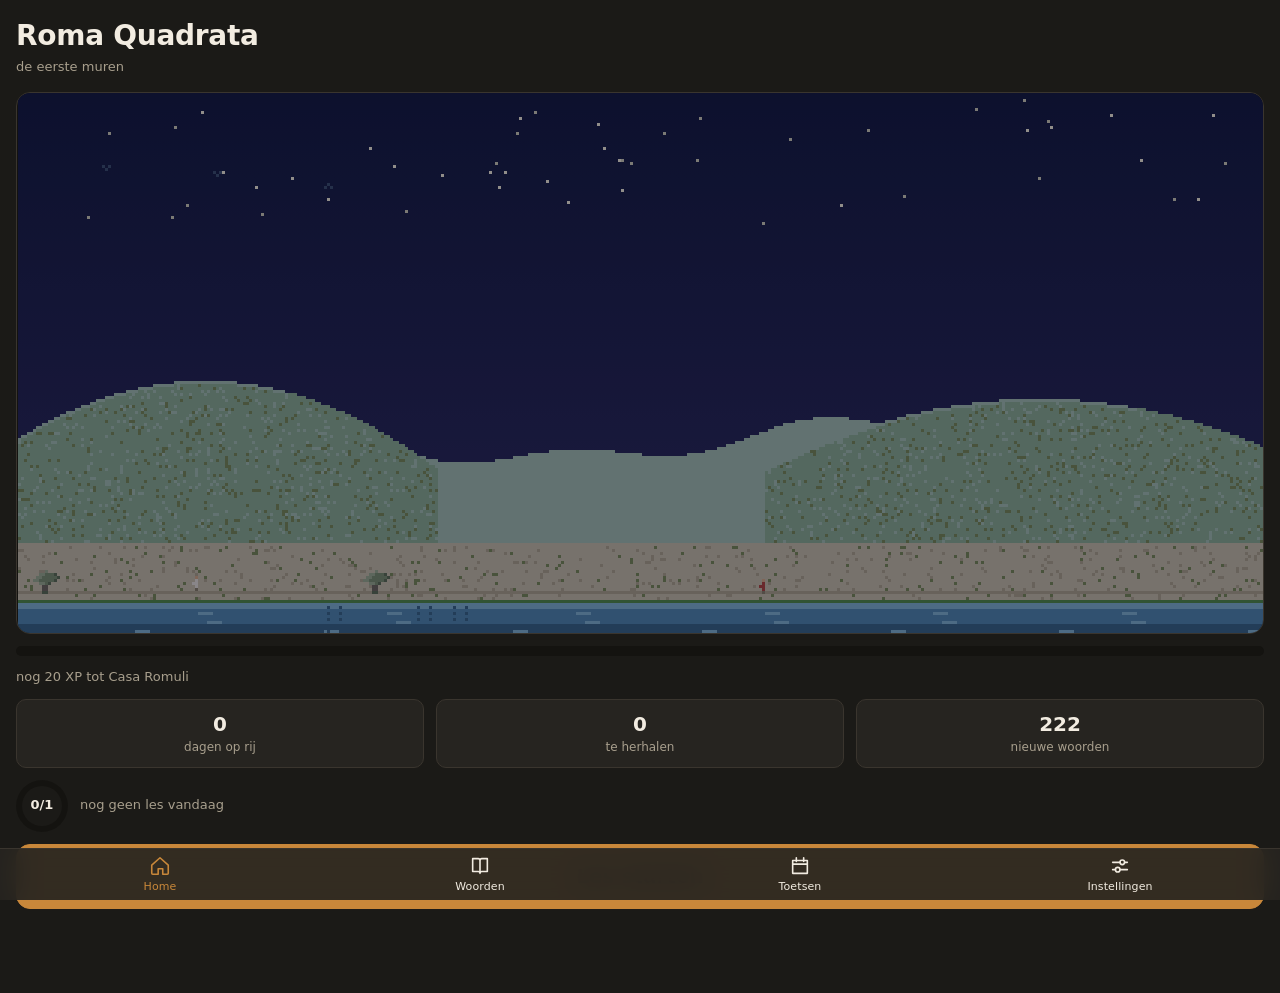
<file: index.html>
<!DOCTYPE html>
<html lang="nl-BE">
<head>
<meta charset="utf-8">
<meta name="viewport" content="width=device-width, initial-scale=1, viewport-fit=cover">
<meta name="apple-mobile-web-app-capable" content="yes">
<meta name="apple-mobile-web-app-status-bar-style" content="black-translucent">
<meta name="apple-mobile-web-app-title" content="llrnr">
<meta name="theme-color" content="#1b1a17">
<title>llrnr</title>
<link rel="stylesheet" href="css/style.css">
<link rel="manifest" href="manifest.webmanifest">
<!-- iOS ignores the manifest's icons for "Add to Home Screen" and uses this one. -->
<link rel="apple-touch-icon" href="icons/icon-180.png">
<link rel="icon" href="icons/icon-192.png" type="image/png">
</head>
<body>

<!-- ===== Tab screens: exactly one visible, switched by app.js ===== -->
<main id="screens">

  <section class="screen" id="screen-home" data-screen="home" hidden>
    <!-- The era is Home's title. Not the app's name: she is the only person who
         will ever install this and the tab bar already says what she opened —
         but the era changes as she works, and it is glossed here because every
         other Latin word in the app is glossed. PLAN 5.1. -->
    <header class="screen-head">
      <h1 id="home-stage">Roma Quadrata</h1>
      <p class="caption" id="home-stage-dutch">de eerste muren</p>
    </header>

    <!-- Friday outranks the reward: this pushes above the city (PLAN 5.1). -->
    <div id="readiness-home"></div>

    <!-- The reward is unavoidable, not somewhere she has to navigate to. -->
    <div class="card card-hero">
      <button class="city-open" id="city-open" aria-label="Rome van dichtbij bekijken">
        <canvas class="roma-canvas" id="city-home" aria-hidden="true"></canvas>
      </button>
    </div>

    <div class="meter" role="presentation">
      <div class="meter-fill" id="home-xp" style="inline-size: 0%"></div>
    </div>
    <p class="caption" id="home-xp-caption"></p>

    <p class="tag tag-bad" id="home-warning" hidden></p>

    <div class="row row-stats">
      <div class="stat"><span class="stat-value" id="home-streak">0</span><span class="stat-label">dagen op rij</span></div>
      <div class="stat"><span class="stat-value" id="home-due">0</span><span class="stat-label">te herhalen</span></div>
      <div class="stat"><span class="stat-value" id="home-new">0</span><span class="stat-label">nieuwe woorden</span></div>
    </div>

    <div class="row row-goal">
      <div class="goal-ring" id="daily-ring"><span id="daily-ring-text"></span></div>
      <p class="caption" id="daily-goal-label"></p>
    </div>

    <button class="btn btn-primary btn-lg home-start" data-goto="start">Les starten</button>
  </section>

  <section class="screen" id="screen-words" data-screen="words" hidden>
    <header class="screen-head"><h1>Woorden</h1></header>
    <div id="chapter-list" class="stack">
      <p class="placeholder">Hoofdstukken laden&hellip;</p>
    </div>
    <button class="btn" data-goto="import">Lijst toevoegen</button>
  </section>

  <section class="screen" id="screen-tests" data-screen="tests" hidden>
    <header class="screen-head"><h1>Toetsen</h1></header>

    <div id="test-list" class="stack"></div>

    <h2 class="section-head">Nieuwe toets</h2>
    <form class="card test-form" id="test-form">
      <label class="field">
        <span>Titel</span>
        <input type="text" id="test-title" placeholder="Latijn h. 4–5" required>
      </label>
      <label class="field">
        <span>Datum</span>
        <input type="date" id="test-date" required>
      </label>
      <div class="field">
        <span>Welke hoofdstukken?</span>
        <div class="scope-list" id="test-scope"></div>
      </div>
      <button class="btn btn-primary" type="submit">Toets bewaren</button>
    </form>
  </section>

  <section class="screen" id="screen-settings" data-screen="settings" hidden>
    <header class="screen-head"><h1>Instellingen</h1></header>
    <div class="card stack">
      <div class="field">
        <span>Lengte van een les</span>
        <div class="segmented" data-setting="lessonMinutes" data-type="number">
          <button type="button" data-value="5">5 min</button>
          <button type="button" data-value="10">10 min</button>
          <button type="button" data-value="15">15 min</button>
        </div>
      </div>

      <div class="field">
        <span>Nieuwe woorden per les</span>
        <div class="segmented" data-setting="newPerLesson" data-type="number">
          <button type="button" data-value="4">4</button>
          <button type="button" data-value="6">6</button>
          <button type="button" data-value="8">8</button>
          <button type="button" data-value="12">12</button>
        </div>
      </div>

      <div class="field">
        <span>Denktijd voor je mag typen</span>
        <div class="segmented" data-setting="anticipationSeconds" data-type="number">
          <button type="button" data-value="0">geen</button>
          <button type="button" data-value="2">2 s</button>
          <button type="button" data-value="4">4 s</button>
          <button type="button" data-value="6">6 s</button>
        </div>
      </div>

      <div class="field">
        <span>Standaardrichting</span>
        <div class="segmented" data-setting="lastDirection">
          <button type="button" data-value="fwd">La &rarr; Ned</button>
          <button type="button" data-value="rev">Ned &rarr; La</button>
          <button type="button" data-value="both">Beide</button>
        </div>
      </div>

      <div class="field">
        <span>Geluid</span>
        <div class="segmented" data-setting="sound" data-type="boolean">
          <button type="button" data-value="true">Aan</button>
          <button type="button" data-value="false">Uit</button>
        </div>
      </div>
    </div>

    <h2 class="section-head">Bewaren</h2>
    <div class="card stack">
      <p class="caption">Zet je voortgang veilig. Bewaar dit af en toe — een
        telefoon die opnieuw wordt ingesteld vergeet alles.</p>
      <button class="btn" id="export-download">Bestand bewaren</button>
      <button class="btn" id="export-copy">Kopiëren</button>
      <p class="caption" id="export-note" hidden></p>
    </div>

    <h2 class="section-head">Terugzetten</h2>
    <form class="card stack" id="import-form">
      <label class="field">
        <span>Plak hier een eerder bewaarde back-up</span>
        <textarea id="restore-text" rows="4" spellcheck="false"
          placeholder="{ &quot;version&quot;: 1, … }"></textarea>
      </label>
      <div id="restore-preview" class="stack"></div>
      <button class="btn" id="restore-apply" type="submit" disabled>Terugzetten</button>
    </form>

    <h2 class="section-head">Opnieuw beginnen</h2>
    <div class="card stack">
      <p class="caption">Wis je voortgang voor één hoofdstuk. De woorden zelf
        blijven staan.</p>
      <div id="reset-list" class="stack"></div>
    </div>
  </section>

</main>

<!-- ===== Bottom tab bar: four thumb-reachable items ===== -->
<nav id="tabbar" aria-label="Main">
  <button class="tab" data-goto="home">
    <svg class="tab-icon" viewBox="0 0 24 24" aria-hidden="true"><path d="M3 11l9-8 9 8v9a1 1 0 0 1-1 1h-5v-6H10v6H4a1 1 0 0 1-1-1z"/></svg>
    <span class="tab-label">Home</span>
  </button>
  <button class="tab" data-goto="words">
    <svg class="tab-icon" viewBox="0 0 24 24" aria-hidden="true"><path d="M4 4h6a2 2 0 0 1 2 2v14a2 2 0 0 0-2-2H4zM20 4h-6a2 2 0 0 0-2 2v14a2 2 0 0 1 2-2h6z"/></svg>
    <span class="tab-label">Woorden</span>
  </button>
  <button class="tab" data-goto="tests">
    <svg class="tab-icon" viewBox="0 0 24 24" aria-hidden="true"><path d="M4 6h16v14H4zM8 3v4M16 3v4M4 10h16"/></svg>
    <span class="tab-label">Toetsen</span>
  </button>
  <button class="tab" data-goto="settings">
    <svg class="tab-icon" viewBox="0 0 24 24" aria-hidden="true"><path d="M4 8h8M17 8h3M4 16h3M12 16h8"/><circle cx="14.5" cy="8" r="2.5"/><circle cx="9.5" cy="16" r="2.5"/></svg>
    <span class="tab-label">Instellingen</span>
  </button>
</nav>

<!-- ===== Lesson flow: a modal layer over the tabs, never a tab itself,
       so there is no way to wander out of a lesson by mistake. ===== -->
<div id="modal" role="dialog" aria-modal="true" aria-labelledby="modal-title" hidden>
  <header class="sheet-head">
    <h2 class="sheet-title" id="modal-title"></h2>
    <button class="icon-btn" data-action="close-modal" aria-label="Sluiten">
      <svg viewBox="0 0 24 24" aria-hidden="true"><path d="M6 6l12 12M18 6L6 18"/></svg>
    </button>
  </header>

  <div class="sheet-body">

    <section class="screen" id="screen-start" data-screen="start" data-title="Les starten" hidden>
      <p class="lede">Welke richting?</p>
      <div class="choices" id="direction-picker">
        <button class="choice" data-direction="fwd" aria-pressed="false">
          <span class="choice-title">Latijn &rarr; Nederlands</span>
          <span class="choice-note">Begrijpen. De makkelijkste richting.</span>
        </button>
        <button class="choice" data-direction="rev" aria-pressed="false">
          <span class="choice-title">Nederlands &rarr; Latijn</span>
          <span class="choice-note">Zelf schrijven en spellen. Hier verlies je punten.</span>
        </button>
        <button class="choice" data-direction="both" aria-pressed="true">
          <span class="choice-title">Beide</span>
          <span class="choice-note">Door elkaar, je zwakste richting eerst. Zoals op de toets.</span>
        </button>
      </div>
      <button class="btn btn-primary btn-lg" id="start-lesson">Start</button>
    </section>

    <section class="screen screen-lesson" id="screen-lesson" data-screen="lesson" data-title="Les" hidden>
      <div class="lesson-bar">
        <div class="meter meter-thin"><div class="meter-fill" id="lesson-progress"></div></div>
        <span class="caption lesson-clock" id="lesson-clock"></span>
      </div>
      <!-- filled by ui.js: presentation, question, reveal or wait -->
      <div id="lesson-body"></div>
    </section>

    <!-- The bulk placement pass (PLAN 2.7): no ladder, no time box, so no
         progress bar or clock either — just which word this is of how many. -->
    <section class="screen screen-lesson" id="screen-placement" data-screen="placement" data-title="Snel testen" hidden>
      <p class="caption" id="placement-progress"></p>
      <!-- filled by ui.js: one question, then its reveal, per word -->
      <div id="placement-body"></div>
    </section>

    <section class="screen" id="screen-import" data-screen="import" data-title="Lijst toevoegen" hidden>
      <label class="field">
        <span>Titel (of laat leeg — de eerste #-regel telt ook)</span>
        <input type="text" id="import-title" placeholder="Hoofdstuk 4 — Forum">
      </label>
      <label class="field">
        <span>Plak hier de woordenlijst</span>
        <textarea id="import-text" rows="8" spellcheck="false"
          placeholder="pater | patris, m. | vader&#10;mater | matris, f. | moeder / mama"></textarea>
      </label>

      <!-- The preview is not optional: a silent parse failure on a malformed
           list is the single most maddening bug this app could have. -->
      <div id="import-preview" class="stack"></div>

      <button class="btn btn-primary btn-lg" id="import-save" disabled>Lijst bewaren</button>
    </section>

    <section class="screen" id="screen-results" data-screen="results" data-title="Resultaat" hidden>
      <p class="lede" id="results-lede"></p>
      <!-- The unlock moment lands here, never mid-lesson (PLAN-ROMA 7). -->
      <div class="card card-unlock" id="unlock-card" hidden>
        <canvas class="roma-canvas" id="city-unlock" aria-hidden="true"></canvas>
        <p class="eyebrow" id="unlock-eyebrow"></p>
        <p class="unlock-latin" id="unlock-latin"></p>
        <p class="caption" id="unlock-dutch"></p>
        <p class="caption unlock-note" id="unlock-note"></p>

        <!-- The rank-up rides on the unlock card rather than getting one of
             its own, because by construction it is the same event: every coach
             rank threshold is a building's XP. PLAN-ROMA 9. -->
        <div class="rank-up" id="rank-up" hidden>
          <canvas class="coach-bust" id="rank-bust" aria-hidden="true"></canvas>
          <div class="coach-bubble">
            <p class="coach-who">
              <span class="coach-rank" id="rank-latin"></span>
              <span class="coach-gloss" id="rank-dutch"></span>
            </p>
            <p class="coach-line" id="rank-line"></p>
            <p class="coach-motto" id="rank-motto">
              <span class="coach-la" id="rank-la"></span>
              <span class="coach-tr" id="rank-tr"></span>
            </p>
          </div>
        </div>
      </div>
      <div class="stack" id="results-body"></div>
      <button class="btn btn-primary btn-lg" data-goto="home">Klaar</button>
    </section>

  </div>
</div>

<!-- The city, full screen. Tapping the hero opens this; it is the only place a
     building can be tapped, because at the hero's scale one is a 12-26px target
     against the ~44 a finger needs (PLAN-ROMA 7). -->
<div id="city-view" class="city-view" role="dialog" aria-modal="true"
     aria-label="Rome, van dichtbij" hidden>
  <!-- The count lives here rather than on Home: this is where the whole city
       is on screen, so it is context for what she is looking at. On Home the
       XP bar right under the hero already names what is coming next. -->
  <p class="city-count" id="city-count"></p>

  <div class="city-stage" id="city-stage">
    <canvas class="roma-canvas" id="city-big"></canvas>
  </div>

  <p class="caption city-hint" id="city-hint">Tik op een gebouw</p>

  <div class="card card-unlock city-info" id="city-info" hidden>
    <p class="eyebrow" id="city-info-eyebrow"></p>
    <p class="unlock-latin" id="city-info-latin"></p>
    <p class="caption" id="city-info-dutch"></p>
    <p class="caption unlock-note" id="city-info-note"></p>
  </div>

  <div class="city-controls">
    <button class="btn btn-round" id="city-out" aria-label="Uitzoomen">−</button>
    <span class="caption" id="city-zoom">×1</span>
    <button class="btn btn-round" id="city-in" aria-label="Inzoomen">+</button>
    <button class="btn" id="city-close">Sluiten</button>
  </div>
</div>

<!-- The X mid-lesson asks first; there is no back button to escape with. -->
<div id="confirm" class="dialog" role="dialog" aria-modal="true" aria-labelledby="confirm-title" hidden>
  <div class="dialog-box">
    <p class="lede" id="confirm-title">Les stoppen?</p>
    <p class="caption" id="confirm-detail"></p>
    <button class="btn btn-primary" id="confirm-stay" data-action="stay">Verdergaan</button>
    <button class="btn" id="confirm-quit" data-action="quit">Stoppen</button>
  </div>
</div>

<script type="module" src="js/app.js"></script>
</body>
</html>
</file>
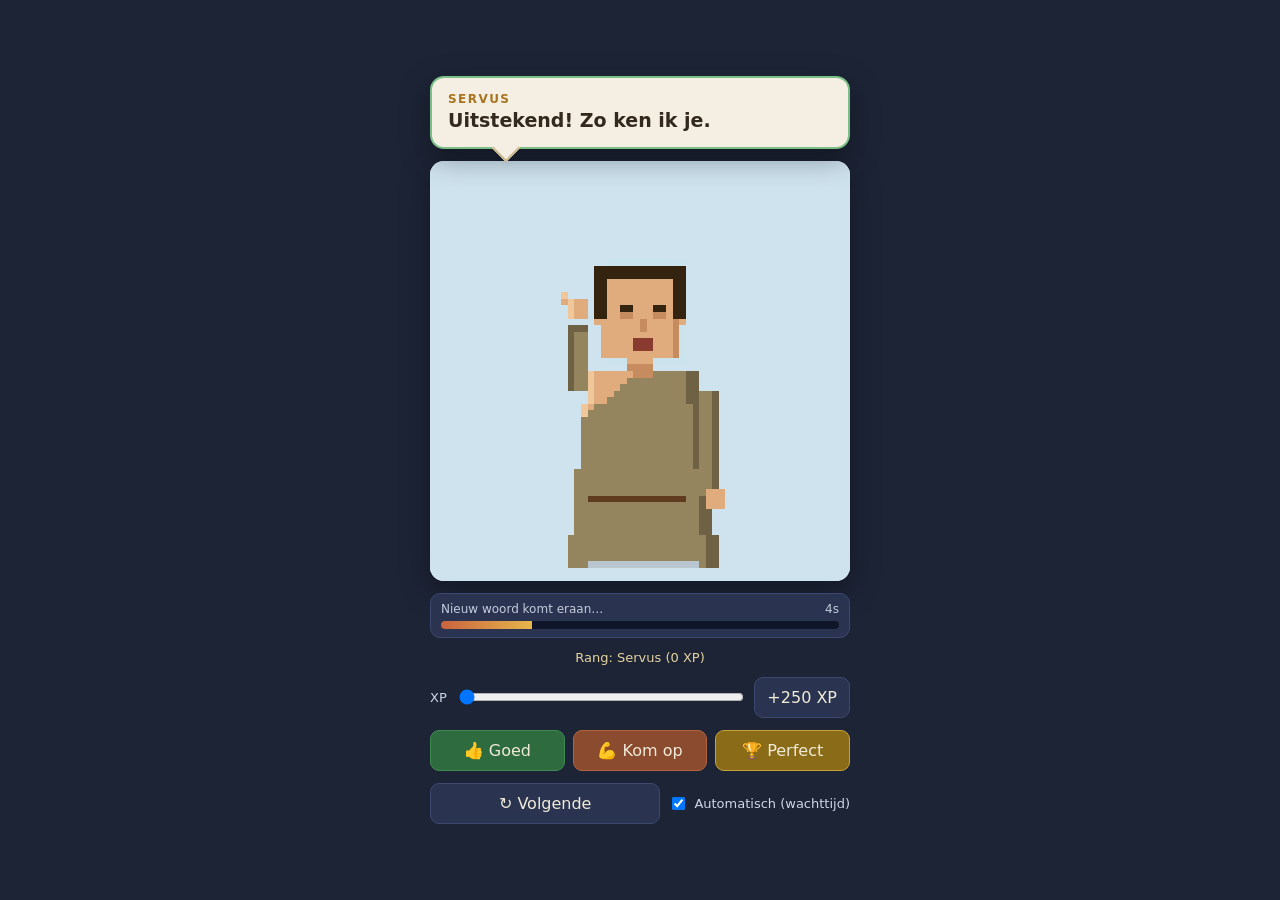
<file: plans/roman-coach.html>
<!DOCTYPE html>
<html lang="nl-BE">
<head>
<meta charset="UTF-8">
<meta name="viewport" content="width=device-width, initial-scale=1.0">
<title>Romeinse Coach — Latijn leren</title>
<style>
  :root{ --marble:#f4efe2; --ink:#33291c; --line:#c9b98f; --gold:#a9741f; }
  *{ box-sizing:border-box; }
  body{ margin:0; min-height:100vh; display:flex; align-items:center; justify-content:center;
    background:#1d2436; padding:18px; font-family:system-ui,"Segoe UI",sans-serif; }
  .card{ width:100%; max-width:420px; display:flex; flex-direction:column; gap:12px; }
  .bubble{ position:relative; background:var(--marble); border:2px solid var(--line); border-radius:14px;
    padding:14px 16px; color:var(--ink); box-shadow:0 10px 30px rgba(0,0,0,.35); }
  .bubble::after{ content:""; position:absolute; left:64px; bottom:-11px; width:18px; height:18px;
    background:var(--marble); border-right:2px solid var(--line); border-bottom:2px solid var(--line); transform:rotate(45deg); }
  .who{ font-size:12px; letter-spacing:.12em; text-transform:uppercase; color:var(--gold); font-weight:700; }
  .msg{ font-size:19px; font-weight:650; margin:3px 0 0; line-height:1.25; }
  .latin{ margin-top:10px; padding-top:9px; border-top:1px dashed var(--line); }
  .latin .la{ font-family:Georgia,"Times New Roman",serif; font-style:italic; font-size:16px; color:var(--gold); }
  .latin .tr{ font-size:13px; opacity:.75; margin-top:1px; }
  .latin.hidden{ display:none; }
  canvas{ width:100%; max-width:420px; height:auto; image-rendering:pixelated;
    background:linear-gradient(#cfe3ef,#eaf3f8); border-radius:14px; box-shadow:0 10px 30px rgba(0,0,0,.35); }
  .wait{ background:#2a3450; border:1px solid #3c4870; border-radius:10px; padding:8px 10px; color:#dfe6f5; }
  .wait .lbl{ font-size:12px; display:flex; justify-content:space-between; margin-bottom:5px; opacity:.85; }
  .track{ height:8px; background:#10162a; border-radius:6px; overflow:hidden; }
  .fill{ height:100%; width:0%; background:linear-gradient(90deg,#c9633f,#e6b64a); transition:width .1s linear; }
  .rank{ color:#e6d3a0; font-size:13px; text-align:center; }
  .row{ display:flex; gap:8px; flex-wrap:wrap; align-items:center; }
  button{ font:inherit; flex:1; min-width:96px; color:#f0ead9; background:#2a3450; border:1px solid #3c4870;
    padding:10px 12px; border-radius:9px; cursor:pointer; }
  button:hover{ background:#36426a; }
  button.good{ background:#2e6b3f; border-color:#3f8a52; }
  button.improve{ background:#8a4b2f; border-color:#b5633f; }
  button.perfect{ background:#8a6b18; border-color:#c9a13a; }
  label{ display:flex; align-items:center; gap:6px; color:#cfd6e6; font-size:13px; }
  input[type=range]{ width:100%; }
  button:focus-visible,input:focus-visible{ outline:2px solid #ffd67a; outline-offset:2px; }
</style>
</head>
<body>
  <div class="card">
    <div class="bubble">
      <div class="who" id="who">Servus</div>
      <div class="msg" id="msg">Salve! Klaar om Latijn te leren?</div>
      <div class="latin hidden" id="latinBox">
        <div class="la" id="la"></div>
        <div class="tr" id="tr"></div>
      </div>
    </div>

    <canvas id="c" width="384" height="384"></canvas>

    <div class="wait">
      <div class="lbl"><span>Nieuw woord komt eraan…</span><span id="count">5s</span></div>
      <div class="track"><div class="fill" id="fill"></div></div>
    </div>

    <div class="rank" id="rank">Rang: Servus (0 XP)</div>
    <div class="row">
      <label style="flex:1">XP&nbsp;<input type="range" id="xp" min="0" max="4000" value="0"></label>
      <button id="bXp" style="flex:0 0 auto;min-width:auto">+250 XP</button>
    </div>

    <div class="row">
      <button class="good" id="bGood">👍 Goed</button>
      <button class="improve" id="bImp">💪 Kom op</button>
      <button class="perfect" id="bPerf">🏆 Perfect</button>
    </div>
    <div class="row">
      <button id="bNext">↻ Volgende</button>
      <label><input type="checkbox" id="auto" checked> Automatisch (wachttijd)</label>
    </div>
  </div>

<script>
/* ============================================================
   ROMAN COACH — motivational Roman characters (Flemish Dutch)
   Host-app API:
     romanCoach.present({ mood:'good'|'improve'|'perfect', xp, waitMs, onComplete })
     romanCoach.setXp(xp)      // sets the learner's XP -> chooses the character rank
     romanCoach.setWait(ms)
   Character rank scales with XP (Servus -> ... -> Imperator).
   'perfect' triggers a victory flourish (both arms up + gold confetti).
   ============================================================ */
const GRID=64, SCALE=6;
const cvs=document.getElementById("c"), ctx=cvs.getContext("2d");
ctx.imageSmoothingEnabled=false;
const reduce=matchMedia("(prefers-reduced-motion: reduce)").matches;

function P(x,y,w,h,col){ if(!col)return; ctx.fillStyle=col;
  ctx.fillRect(Math.round(x*SCALE),Math.round(y*SCALE),Math.round(w*SCALE),Math.round(h*SCALE)); }
function bloom(lx,ly,lw,lh,color,k){ const x=lx*SCALE,y=ly*SCALE,w=lw*SCALE,h=lh*SCALE,s=SCALE;
  ctx.save(); ctx.globalAlpha=0.16*k; ctx.fillStyle=color; ctx.fillRect(x-3*s,y-3*s,w+6*s,h+6*s);
  ctx.globalAlpha=0.24*k; ctx.fillRect(x-1.5*s,y-1.5*s,w+3*s,h+3*s); ctx.restore(); }

const K={
  skin:"#e0ac7e", skinLite:"#f0c79a", skinShade:"#c68b5e",
  hairBrown:"#5a3a22", hairDark:"#33230f", hairGrey:"#bcb4a4", hairGreyD:"#8f887c",
  eye:"#3a2a1a", white:"#f6f1e6", mouth:"#8a3b2f",
  iron:"#b9c0c9", ironD:"#7f8894", ironL:"#e0e6ec",
  bronze:"#c8912f", bronzeD:"#8f6320", gold:"#e6b64a", goldL:"#ffd76b",
  red:"#c0392b", redD:"#8f2c22",
  tunic:"#efe7d6", tunicD:"#d5cab2",
  toga:"#f4efe4", togaD:"#dcd3c2", purple:"#6d2c72", purpleL:"#8c3d92",
  leather:"#8a5a34", leatherD:"#5f3c20",
  scroll:"#efe2be", scrollD:"#d3c398",
  drab:"#94855f", drabD:"#6f6244",
  laurel:"#3f8f45", laurelL:"#5cb35a",
  auraGood:"#8fe0a0", auraImp:"#ffce74", bg1:"#cfe3ef",
};
const NAMES={servus:"Servus", gladiator:"Gladiator", centurion:"Centurio", magister:"Magister", senator:"Senator", emperor:"Imperator"};

/* XP -> rank ladder (low to high). Imperator only at the very top. */
const TIERS=[
  {min:0,    type:"servus"},
  {min:120,  type:"gladiator"},
  {min:350,  type:"centurion"},
  {min:750,  type:"magister"},
  {min:1600, type:"senator"},
  {min:3200, type:"emperor"},
];
function tierIndex(xp){ let i=0; for(let k=0;k<TIERS.length;k++) if(xp>=TIERS[k].min) i=k; return i; }
function charForXp(xp){ const top=tierIndex(xp);
  if(top===0 || Math.random()<0.6) return TIERS[top].type;      // usually your current rank
  return TIERS[Math.floor(Math.random()*(top+1))].type;         // sometimes a lower rank, for variety
}

/* ---------- sprite helpers ---------- */
function hairColorFor(type){ return type==="magister"?K.hairGrey : type==="servus"?K.hairDark : K.hairBrown; }
function sleeveOf(t){ return t==="magister"?K.tunic : t==="centurion"?K.red : t==="emperor"?K.purpleL : t==="senator"?K.toga : t==="servus"?K.drab : K.skin; }
function sleeveDOf(t){ return t==="magister"?K.tunicD : t==="centurion"?K.redD : t==="emperor"?K.purple : t==="senator"?K.togaD : t==="servus"?K.drabD : K.skinShade; }

function torso(type){
  const baseMap={magister:K.tunic,senator:K.toga,emperor:K.purple,servus:K.drab,gladiator:K.skin,centurion:K.iron};
  const liteMap={magister:K.tunic,senator:K.toga,emperor:K.purpleL,servus:K.drab,gladiator:K.skinLite,centurion:K.ironL};
  const darkMap={magister:K.tunicD,senator:K.togaD,emperor:K.purple,servus:K.drabD,gladiator:K.skinShade,centurion:K.ironD};
  const base=baseMap[type],lite=liteMap[type],dark=darkMap[type];
  for(let y=31;y<=60;y++){ const tt=(y-31)/29, L=Math.round(24-tt*3), R=Math.round(40+tt*3);
    for(let x=L;x<=R;x++){ let c=base; if(x<=L+1)c=lite; if(x>=R-1)c=dark; P(x,y,1,1,c);} }
  P(30,29,4,3,K.skinShade); P(30,29,4,1,K.skin);
  if(type==="centurion"){ for(let y=34;y<=58;y+=3)for(let x=24;x<=40;x++)P(x,y,1,1,(x+y)%2?K.ironD:K.iron);
    P(21,32,6,3,K.ironL); P(37,32,6,3,K.ironL); P(22,33,3,20,K.red); }
  else if(type==="senator"){ for(let y=33;y<=58;y++){const x=Math.round(27+(y-33)*0.4); P(x,y,2,1,K.purple);} }
  else if(type==="emperor"){ P(24,32,17,1,K.goldL); P(30,34,4,3,K.gold); P(31,35,2,1,K.goldL); }
  else if(type==="magister"){ for(let y=34;y<=58;y+=4)P(26,y,10,1,K.tunicD); }
  else if(type==="servus"){ for(let y=31;y<=38;y++){ const L=Math.round(24-(y-31)/29*3); const wBare=Math.max(0,7-(y-31));
      for(let x=L;x<L+wBare;x++) P(x,y,1,1,x===L?K.skinLite:K.skin); } P(24,50,15,1,K.leatherD); }
  else if(type==="gladiator"){ P(30,40,5,1,K.skinShade); P(31,41,3,1,K.skinShade);
    P(23,47,18,3,K.leather); P(23,47,18,1,K.leatherD); for(let x=24;x<=40;x+=2)P(x,48,1,1,K.bronze);
    P(21,31,6,4,K.iron); P(21,31,6,1,K.ironL); }
}

function head(type,mood,t,talk){
  const bl=!reduce && Math.sin(t*1.3)>0.94;
  P(26,16,12,13,K.skin); P(26,16,12,1,K.skinLite); P(37,17,1,12,K.skinShade);
  P(25,22,1,2,K.skin); P(38,22,1,2,K.skin);
  const ey=22;
  if(bl){ P(29,ey,2,1,K.skinShade); P(34,ey,2,1,K.skinShade); }
  else { P(29,ey,1,1,K.white);P(30,ey,1,1,K.eye); P(34,ey,1,1,K.white);P(35,ey,1,1,K.eye); }
  const hc=hairColorFor(type);
  if(mood==="improve"){ P(29,20,2,1,hc); P(34,20,2,1,hc); } else { P(29,21,2,1,hc); P(34,21,2,1,hc); }
  P(32,23,1,2,K.skinShade);
  const my=26;
  if(talk && !reduce && Math.sin(t*13)>0){ P(31,my,3,2,K.mouth); }
  else if(mood==="good"||mood==="perfect"){ P(30,my,1,1,K.mouth); P(31,my+1,3,1,K.mouth); P(34,my,1,1,K.mouth); }
  else { P(31,my,3,1,K.mouth); }
}

function headgear(type,t){
  const hc=hairColorFor(type);
  if(type==="magister"){ P(25,16,2,9,K.hairGrey); P(37,16,2,9,K.hairGrey); P(26,15,12,1,K.hairGreyD);
    P(28,28,8,2,K.hairGreyD); P(29,29,6,1,K.hairGrey); }
  else if(type==="servus"){ P(25,15,14,2,K.hairDark); P(25,16,2,7,K.hairDark); P(37,16,2,7,K.hairDark); }
  else if(type==="centurion"){ P(24,13,16,5,K.iron); P(24,13,16,1,K.ironL); P(24,17,16,1,K.bronze);
    P(24,18,2,6,K.iron); P(38,18,2,6,K.iron);
    const sway=reduce?0:Math.round(Math.sin(t*2.5)); P(23+sway,9,18,4,K.red);
    for(let x=24;x<=40;x+=2)P(x+sway,8,1,2,K.redD); }
  else if(type==="gladiator"){ P(24,13,16,4,K.iron); P(24,13,16,1,K.ironL); P(23,16,18,1,K.bronze);
    P(24,17,2,7,K.iron); P(38,17,2,7,K.iron); P(32,17,1,4,K.ironD);
    P(30,8,4,5,K.red); P(31,7,2,1,K.redD); for(let y=9;y<=12;y++)P(29,y,1,1,K.redD); }
  else { P(25,15,14,2,hc); P(25,16,2,8,hc); P(37,16,2,8,hc);
    const lc=type==="emperor"?K.gold:K.laurel, ll=type==="emperor"?K.goldL:K.laurelL;
    for(let x=25;x<=39;x+=2){ P(x,14,1,1,lc); P(x+1,13,1,1,ll); }
    P(24,15,1,2,lc); P(39,15,1,2,lc); if(type==="emperor")P(31,12,2,1,K.goldL); }
}

function handG(hx,hy,kind){
  P(hx,hy+2,3,3,K.skin); P(hx,hy+2,1,3,K.skinLite);
  if(kind==="thumb"){ P(hx-1,hy+1,1,2,K.skin); P(hx-1,hy+1,1,1,K.skinLite); }
  else if(kind==="index"){ P(hx+1,hy-2,1,3,K.skin); P(hx+1,hy-2,1,1,K.skinLite); }
  else { P(hx,hy-1,3,1,K.skin); P(hx,hy-2,1,1,K.skin); P(hx+2,hy-2,1,1,K.skin); }
}
function raisedArm(x,type,kind){
  if(type==="gladiator"){ for(let y=24;y<=33;y++)P(x,y,3,1,(y%2)?K.ironD:K.iron); P(x,24,3,1,K.ironL); }
  else { const sl=sleeveOf(type), sd=sleeveDOf(type); P(x,24,3,10,sl); P(x,24,1,10,sd); P(x,24,3,1,sd); }
  handG(x,18,kind);
}
function arms(type,mood,t,flourish){
  const sl=sleeveOf(type), sd=sleeveDOf(type);
  const bob=reduce?0:Math.round(Math.abs(Math.sin(t*3)));
  if(flourish){
    const b2=reduce?0:Math.round(Math.abs(Math.sin(t*10))*1.5);
    ctx.save(); ctx.translate(0,-(bob+b2)*SCALE);
    raisedArm(21,type,"open");
    if(type==="gladiator"){ for(let y=24;y<=33;y++)P(40,y,3,1,(y%2)?K.ironD:K.iron); P(40,24,3,1,K.ironL); }
    else { P(40,24,3,10,sl); P(42,24,1,10,sd); }
    handG(40,18,"open"); ctx.restore(); return;
  }
  P(41,34,3,16,sl); P(43,34,1,16,sd); P(42,49,3,3,K.skin);
  if(type==="magister"){ P(44,45,2,9,K.scroll); P(44,45,1,9,K.scrollD); P(43,44,4,1,K.leather); P(43,54,4,1,K.leather); }
  else if(type==="centurion"){ P(45,32,1,20,K.leather); }
  else if(type==="gladiator"){ P(42,49,4,1,K.bronze); P(43,50,2,9,K.iron); }
  ctx.save(); ctx.translate(0,-bob*SCALE);
  raisedArm(21,type, mood==="improve"?"index":"thumb");
  ctx.restore();
}

function drawCharacter(type,mood,t,talk,flourish){
  const breathe=reduce?0:Math.round(Math.sin(t*2));
  const bounce=(flourish&&!reduce)?Math.round(Math.abs(Math.sin(t*8))*2):0;
  const aura=flourish?K.goldL:(mood==="good"||mood==="perfect"?K.auraGood:K.auraImp);
  bloom(30,18,6,10,aura,(flourish?0.9:0.5)+0.2*Math.sin(t*3));
  ctx.save(); ctx.translate(0,(breathe-bounce)*SCALE);
  torso(type); arms(type,mood,t,flourish); head(type,mood,t,talk); headgear(type,t);
  ctx.restore();
  P(24,61,17,1,"#b9c6cf");
}

/* ---------- victory flourish particles ---------- */
let flourishUntil=0, parts=[];
function startFlourish(){ flourishUntil=performance.now()/1000+2.0;
  const cols=[K.gold,K.goldL,K.laurelL,K.red];
  for(let i=0;i<26;i++){ const a=Math.random()*Math.PI*2, sp=8+Math.random()*14;
    parts.push({x:32,y:24,vx:Math.cos(a)*sp,vy:Math.sin(a)*sp-6,age:0,life:1.4+Math.random()*0.8,c:cols[i%4]}); } }
function updateParts(dt){ for(const p of parts){ p.age+=dt; p.vy+=22*dt; p.x+=p.vx*dt; p.y+=p.vy*dt; }
  parts=parts.filter(p=>p.age<p.life); }
function drawParts(){ for(const p of parts){ const k=Math.max(0,1-p.age/p.life);
  ctx.save(); ctx.globalAlpha=k; P(p.x,p.y,1,1,p.c); ctx.restore(); } }

/* ---------- messages (Flemish Dutch + Latin) ---------- */
const MSG={
  good:[
    {nl:"Uitstekend! Zo ken ik je."},
    {nl:"Schitterend gedaan!", la:"Veni, vidi, vici", tr:"Ik kwam, zag en overwon."},
    {nl:"Perfect — Caesar zou trots zijn."},
    {nl:"Knap werk, blijf zo doorgaan!", la:"Per aspera ad astra", tr:"Door tegenspoed naar de sterren."},
    {nl:"Je Latijn wordt sterk!", la:"Fortes fortuna adiuvat", tr:"Het geluk helpt de dapperen."},
    {nl:"Allez, goe bezig!"},
    {nl:"Magnifiek uitgesproken!", la:"Carpe diem", tr:"Pluk de dag."},
    {nl:"Een echte Romein waardig!"},
  ],
  improve:[
    {nl:"Kom op, je kan dit!", la:"Errare humanum est", tr:"Vergissen is menselijk."},
    {nl:"Bijna! Probeer nog eens.", la:"Repetitio mater studiorum", tr:"Herhaling is de moeder van de studie."},
    {nl:"Niet opgeven — oefening baart kunst!", la:"Nulla dies sine linea", tr:"Geen dag zonder oefening."},
    {nl:"Rustig aan, je geraakt er wel.", la:"Festina lente", tr:"Haast je langzaam."},
    {nl:"Concentreer je, je bent er bijna."},
    {nl:"Allez, doorzetten!", la:"Non scholae sed vitae discimus", tr:"We leren niet voor school, maar voor het leven."},
    {nl:"Nog een poging, discipulus!"},
    {nl:"Blijf oefenen, het komt wel goed."},
  ],
  perfect:[
    {nl:"PERFECT! Vlekkeloos gedaan!", la:"Summa cum laude", tr:"Met de hoogste lof."},
    {nl:"Onberispelijk! Een god waardig.", la:"Ad astra!", tr:"Naar de sterren!"},
    {nl:"Foutloos! Jupiter lacht.", la:"Victoria!", tr:"Overwinning!"},
    {nl:"Meesterlijk! Impeccabel gedaan."},
    {nl:"Zo doet een keizer het!", la:"Aquila non capit muscas", tr:"De adelaar vangt geen vliegen."},
  ],
};

/* One-time rank-up messages, shown when XP crosses a tier threshold. */
const UNLOCK={
  gladiator:{nl:"Je bent nu Gladiator! Vecht voor je Latijn.", la:"Ad arenam!", tr:"Naar de arena!"},
  centurion:{nl:"Rang behaald: Centurio! Leid je woorden.", la:"Sequere me", tr:"Volg mij."},
  magister:{nl:"Je bent nu Magister! Ware wijsheid wacht.", la:"Scientia potentia est", tr:"Kennis is macht."},
  senator:{nl:"Verheven tot Senator! De stad luistert.", la:"Pro bono publico", tr:"Voor het algemeen belang."},
  emperor:{nl:"Ave, Imperator! Je heerst over het Latijn.", la:"Alea iacta est", tr:"De teerling is geworpen."},
};

/* ---------- state + wait timer ---------- */
let cur={type:"servus",mood:"good"}, currentXp=0, lastTier=0;
let talkUntil=0, waitMs=5000, waitStart=0, waiting=false, onDone=null, lastMsg=-1;
function pick(arr,not){ let i; do{ i=Math.floor(Math.random()*arr.length); }while(arr.length>1&&i===not); return i; }

function unlockCelebration(ti,opts={}){
  const type=TIERS[ti].type, m=UNLOCK[type]||MSG.perfect[0];
  cur={type,mood:"perfect"};
  document.getElementById("who").textContent=NAMES[type];
  document.getElementById("msg").textContent=m.nl;
  const lb=document.getElementById("latinBox");
  if(m.la){ lb.classList.remove("hidden"); document.getElementById("la").textContent="« "+m.la+" »"; document.getElementById("tr").textContent=m.tr; }
  else lb.classList.add("hidden");
  document.querySelector(".bubble").style.borderColor="#d8b24a";
  talkUntil=performance.now()/1000+1.8;
  startFlourish(); startFlourish();          // extra confetti for a rank-up
  if(opts.waitMs) waitMs=opts.waitMs;
  onDone=opts.onComplete||null;
  waitStart=performance.now(); waiting=true;
}
function present(opts={}){
  const mood=opts.mood||"good";
  if(typeof opts.xp==="number"){
    const prev=lastTier; currentXp=opts.xp; updateRank(); document.getElementById("xp").value=currentXp;
    const nt=tierIndex(currentXp);
    if(nt>prev){ lastTier=nt; return unlockCelebration(nt,opts); }   // crossed a threshold
    lastTier=nt;
  }
  const type=charForXp(currentXp);
  const list=MSG[mood]||MSG.good;
  const mi=pick(list,lastMsg); lastMsg=mi; const m=list[mi];
  cur={type,mood};
  document.getElementById("who").textContent=NAMES[type];
  document.getElementById("msg").textContent=m.nl;
  const lb=document.getElementById("latinBox");
  if(m.la){ lb.classList.remove("hidden"); document.getElementById("la").textContent="« "+m.la+" »"; document.getElementById("tr").textContent=m.tr; }
  else lb.classList.add("hidden");
  document.querySelector(".bubble").style.borderColor = mood==="perfect"?"#d8b24a" : mood==="good"?"#7bbf88" : "#e0a15f";
  talkUntil=performance.now()/1000+1.4;
  if(mood==="perfect"||opts.perfect) startFlourish();
  if(opts.waitMs) waitMs=opts.waitMs;
  onDone=opts.onComplete||null;
  waitStart=performance.now(); waiting=true;
}
function setWait(ms){ waitMs=ms; }
function setXp(xp){ currentXp=xp; lastTier=tierIndex(xp); updateRank(); document.getElementById("xp").value=xp; }
function updateRank(){ document.getElementById("rank").textContent="Rang: "+NAMES[TIERS[tierIndex(currentXp)].type]+" ("+currentXp+" XP)"; }

/* ---------- loop ---------- */
const fill=document.getElementById("fill"), count=document.getElementById("count");
let lastNow=performance.now();
function stepWait(now){ if(!waiting)return;
  const el=now-waitStart, p=Math.min(1,el/waitMs);
  fill.style.width=(p*100)+"%"; count.textContent=Math.max(0,Math.ceil((waitMs-el)/1000))+"s";
  if(p>=1){ waiting=false; const cb=onDone; if(cb)cb();
    if(document.getElementById("auto").checked){ const r=Math.random();
      present({mood: r<0.15?"perfect": r<0.6?"good":"improve"}); } } }

function frame(now){ const dt=Math.min(0.05,(now-lastNow)/1000); lastNow=now; const t=now/1000;
  ctx.fillStyle=K.bg1; ctx.fillRect(0,0,cvs.width,cvs.height);
  const flo=t<flourishUntil;
  drawCharacter(cur.type,cur.mood,t,t<talkUntil,flo);
  updateParts(dt); drawParts();
  stepWait(now); requestAnimationFrame(frame);
}
function tickReduced(){ const now=performance.now();
  ctx.fillStyle=K.bg1; ctx.fillRect(0,0,cvs.width,cvs.height);
  drawCharacter(cur.type,cur.mood,0,false, performance.now()/1000<flourishUntil);
  stepWait(now); setTimeout(tickReduced,200); }

/* ---------- controls + public API ---------- */
document.getElementById("bGood").onclick=()=>present({mood:"good"});
document.getElementById("bImp").onclick =()=>present({mood:"improve"});
document.getElementById("bPerf").onclick=()=>present({mood:"perfect"});
document.getElementById("bNext").onclick=()=>present({mood:cur.mood});
document.getElementById("xp").oninput=(e)=>{ currentXp=+e.target.value; updateRank(); };
document.getElementById("xp").onchange=(e)=>present({mood:cur.mood, xp:+e.target.value});
document.getElementById("bXp").onclick=()=>present({mood:"good", xp:Math.min(4000,currentXp+250)});
window.romanCoach={ present, setWait, setXp, addXp:(d)=>present({mood:"good", xp:Math.min(4000,currentXp+(d||0))}) };

updateRank();
present({mood:"good"});
if(reduce) tickReduced(); else requestAnimationFrame(frame);
</script>
</body>
</html>
</file>
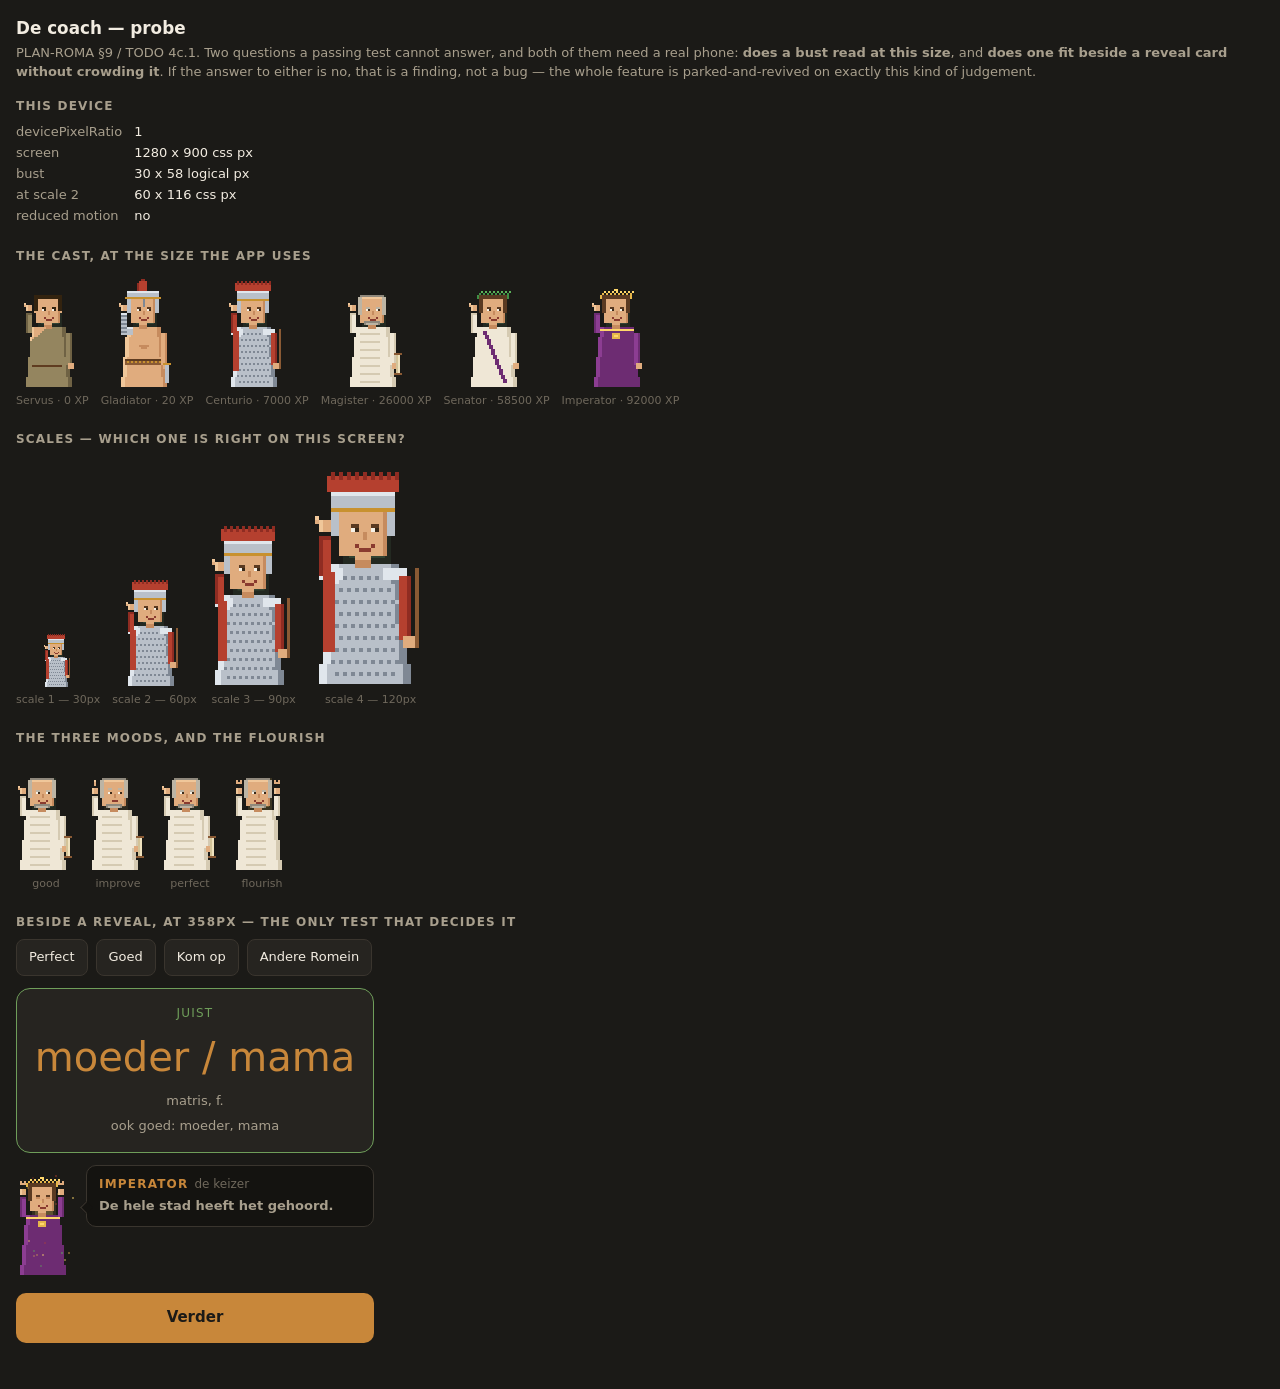
<file: test/coach-probe.html>
<!DOCTYPE html>
<html lang="nl-BE">
<head>
<meta charset="utf-8">
<meta name="viewport" content="width=device-width, initial-scale=1, viewport-fit=cover">
<title>De coach — probe</title>
<style>
  :root { color-scheme: dark; }
  body {
    margin: 0;
    padding: 16px calc(16px + env(safe-area-inset-right)) calc(24px + env(safe-area-inset-bottom))
             calc(16px + env(safe-area-inset-left));
    background: #1b1a17;
    color: #f2ece1;
    font: 15px/1.45 system-ui, sans-serif;
  }
  h1 { font-size: 1.05rem; margin: 0 0 4px; }
  p  { margin: 0 0 16px; color: #a89f8d; font-size: 0.8125rem; }
  section { margin-block-end: 22px; }
  h2 { font-size: 0.75rem; text-transform: uppercase; letter-spacing: .1em; color: #a89f8d;
       margin: 0 0 8px; font-weight: 700; }
  canvas { image-rendering: pixelated; display: block; }
  .row  { display: flex; flex-wrap: wrap; gap: 12px; align-items: flex-end; }
  .cell { display: flex; flex-direction: column; gap: 4px; align-items: center; }
  .cap  { font-size: 0.6875rem; color: #6f685c; }

  /* The reveal, reproduced closely enough to judge the one thing that matters:
     whether the coach fits next to a real answer card on a real phone. */
  .phone { max-inline-size: 358px; display: flex; flex-direction: column; gap: 12px; }
  .card {
    padding: 16px; background: #262420; border: 1px solid #3a352e; border-radius: 14px;
    display: flex; flex-direction: column; gap: 6px; text-align: center;
  }
  .card.ok { border-color: #6f9e5a; }
  .eyebrow { font-size: 0.75rem; text-transform: uppercase; letter-spacing: .1em;
             color: #6f9e5a; margin: 0; }
  .prompt  { font-size: 2.5rem; margin: 0; color: #c8873a; }
  .caption { font-size: 0.8125rem; color: #a89f8d; margin: 0; }

  .coach { display: flex; align-items: flex-start; gap: 10px; }
  .coach-bust { flex: none; align-self: flex-end; }
  .coach-bubble {
    position: relative; flex: 1; min-inline-size: 0; padding: 10px 12px;
    background: #141310; border: 1px solid #3a352e; border-radius: 10px;
  }
  .coach-bubble::before {
    content: ""; position: absolute; inset-block-end: 14px; inset-inline-start: -5px;
    inline-size: 8px; block-size: 8px; background: #141310;
    border-inline-start: 1px solid #3a352e; border-block-end: 1px solid #3a352e;
    transform: rotate(45deg);
  }
  .coach-who { display: flex; flex-wrap: wrap; gap: 6px; align-items: baseline; margin: 0;
               font-size: 0.75rem; text-transform: uppercase; letter-spacing: .1em; }
  .coach-rank  { color: #c8873a; font-weight: 700; }
  .coach-gloss { color: #6f685c; text-transform: none; letter-spacing: 0; }
  .coach-line  { margin: 4px 0 0; font-weight: 600; }
  .coach-motto { display: block; margin: 8px 0 0; padding-block-start: 7px;
                 border-block-start: 1px dashed #3a352e; }
  .coach-la { display: block; color: #c8873a; font-style: italic; }
  .coach-tr { display: block; color: #a89f8d; font-size: 0.8125rem; }
  .btn { padding: 14px; border: 0; border-radius: 10px; background: #c8873a; color: #1b1a17;
         font: inherit; font-weight: 700; }

  .controls { display: flex; flex-wrap: wrap; gap: 8px; margin-block-end: 12px; }
  button.ctl { font: inherit; font-size: 0.8125rem; padding: 8px 12px; border-radius: 8px;
               background: #262420; color: #f2ece1; border: 1px solid #3a352e; }
  dl { display: grid; grid-template-columns: auto 1fr; gap: 2px 12px; margin: 0;
       font-size: 0.8125rem; }
  dt { color: #a89f8d; }
  dd { margin: 0; font-variant-numeric: tabular-nums; }
</style>
</head>
<body>

<h1>De coach — probe</h1>
<p>
  PLAN-ROMA §9 / TODO 4c.1. Two questions a passing test cannot answer, and both of
  them need a real phone: <strong>does a bust read at this size</strong>, and
  <strong>does one fit beside a reveal card without crowding it</strong>. If the
  answer to either is no, that is a finding, not a bug — the whole feature is
  parked-and-revived on exactly this kind of judgement.
</p>

<section>
  <h2>This device</h2>
  <dl id="env"></dl>
</section>

<section>
  <h2>The cast, at the size the app uses</h2>
  <div class="row" id="cast"></div>
</section>

<section>
  <h2>Scales — which one is right on this screen?</h2>
  <div class="row" id="scales"></div>
</section>

<section>
  <h2>The three moods, and the flourish</h2>
  <div class="row" id="moods"></div>
</section>

<section>
  <h2>Beside a reveal, at 358px — the only test that decides it</h2>
  <div class="controls">
    <button class="ctl" data-mood="perfect">Perfect</button>
    <button class="ctl" data-mood="good">Goed</button>
    <button class="ctl" data-mood="improve">Kom op</button>
    <button class="ctl" data-roll="1">Andere Romein</button>
  </div>
  <div class="phone">
    <div class="card ok">
      <p class="eyebrow" id="verdict">Juist</p>
      <p class="prompt">moeder / mama</p>
      <p class="caption">matris, f.</p>
      <p class="caption">ook goed: moeder, mama</p>
    </div>
    <div id="live"></div>
    <button class="btn">Verder</button>
  </div>
</section>

<script type="module">
import { painter } from '../js/roma/engine.js';
import { BUST, TYPES, drawBust, fitBust } from '../js/coach/characters.js';
import { RANKS } from '../js/coach/messages.js';
import { createCoach, RANK_XP } from '../js/coach/coach.js';

const reduced = matchMedia('(prefers-reduced-motion: reduce)').matches;

const env = document.getElementById('env');
for (const [label, value] of [
  ['devicePixelRatio', String(devicePixelRatio)],
  ['screen', `${innerWidth} x ${innerHeight} css px`],
  ['bust', `${BUST.w} x ${BUST.h} logical px`],
  ['at scale 2', `${BUST.w * 2} x ${BUST.h * 2} css px`],
  ['reduced motion', reduced ? 'yes — nothing here animates' : 'no'],
]) {
  const dt = document.createElement('dt'); dt.textContent = label;
  const dd = document.createElement('dd'); dd.textContent = value;
  env.append(dt, dd);
}

/** A still bust in a labelled cell. */
function still(host, type, { scale = 2, mood = 'good', flourish = false, label }) {
  const cell = document.createElement('div');
  cell.className = 'cell';
  const canvas = document.createElement('canvas');
  const cap = document.createElement('span');
  cap.className = 'cap';
  cap.textContent = label;
  cell.append(canvas, cap);
  host.append(cell);

  const g = painter(fitBust(canvas, { scale }), scale);
  drawBust(g, type, { mood, flourish, motion: false });
}

/* Every rank she can ever meet, at the size the reveal uses. */
const cast = document.getElementById('cast');
for (let i = 0; i < TYPES.length; i++) {
  still(cast, TYPES[i], { label: `${RANKS[i].latin} · ${RANK_XP[i]} XP` });
}

/* The scale question. 1 is 30px wide and almost certainly too small; 3 is 90px
   and probably crowds the bubble on a 390px phone. The app ships 2. */
const scales = document.getElementById('scales');
for (const scale of [1, 2, 3, 4]) {
  still(scales, 'centurio', { scale, label: `scale ${scale} — ${BUST.w * scale}px` });
}

const moods = document.getElementById('moods');
still(moods, 'magister', { mood: 'good', label: 'good' });
still(moods, 'magister', { mood: 'improve', label: 'improve' });
still(moods, 'magister', { mood: 'perfect', label: 'perfect' });
still(moods, 'magister', { mood: 'perfect', flourish: true, label: 'flourish' });

/* ---- the live one, in a reveal ------------------------------------------ */

const live = document.getElementById('live');
const verdict = document.getElementById('verdict');
const card = {
  term: 'mater', form: 'matris, f.', answer: 'moeder / mama',
  alternatives: ['moeder', 'mama'],
};

let coach = createCoach({ xp: RANK_XP.at(-1), motion: !reduced });

function say(mood) {
  verdict.textContent = mood === 'improve' ? 'Bijna!' : 'Juist';
  live.replaceChildren(coach.present({ mood, card }));
}

for (const button of document.querySelectorAll('.ctl')) {
  button.addEventListener('click', () => {
    if (button.dataset.roll) {
      coach = createCoach({ xp: RANK_XP.at(-1), motion: !reduced });
      say('good');
      return;
    }
    say(button.dataset.mood);
  });
}

say('perfect');
</script>

</body>
</html>
</file>
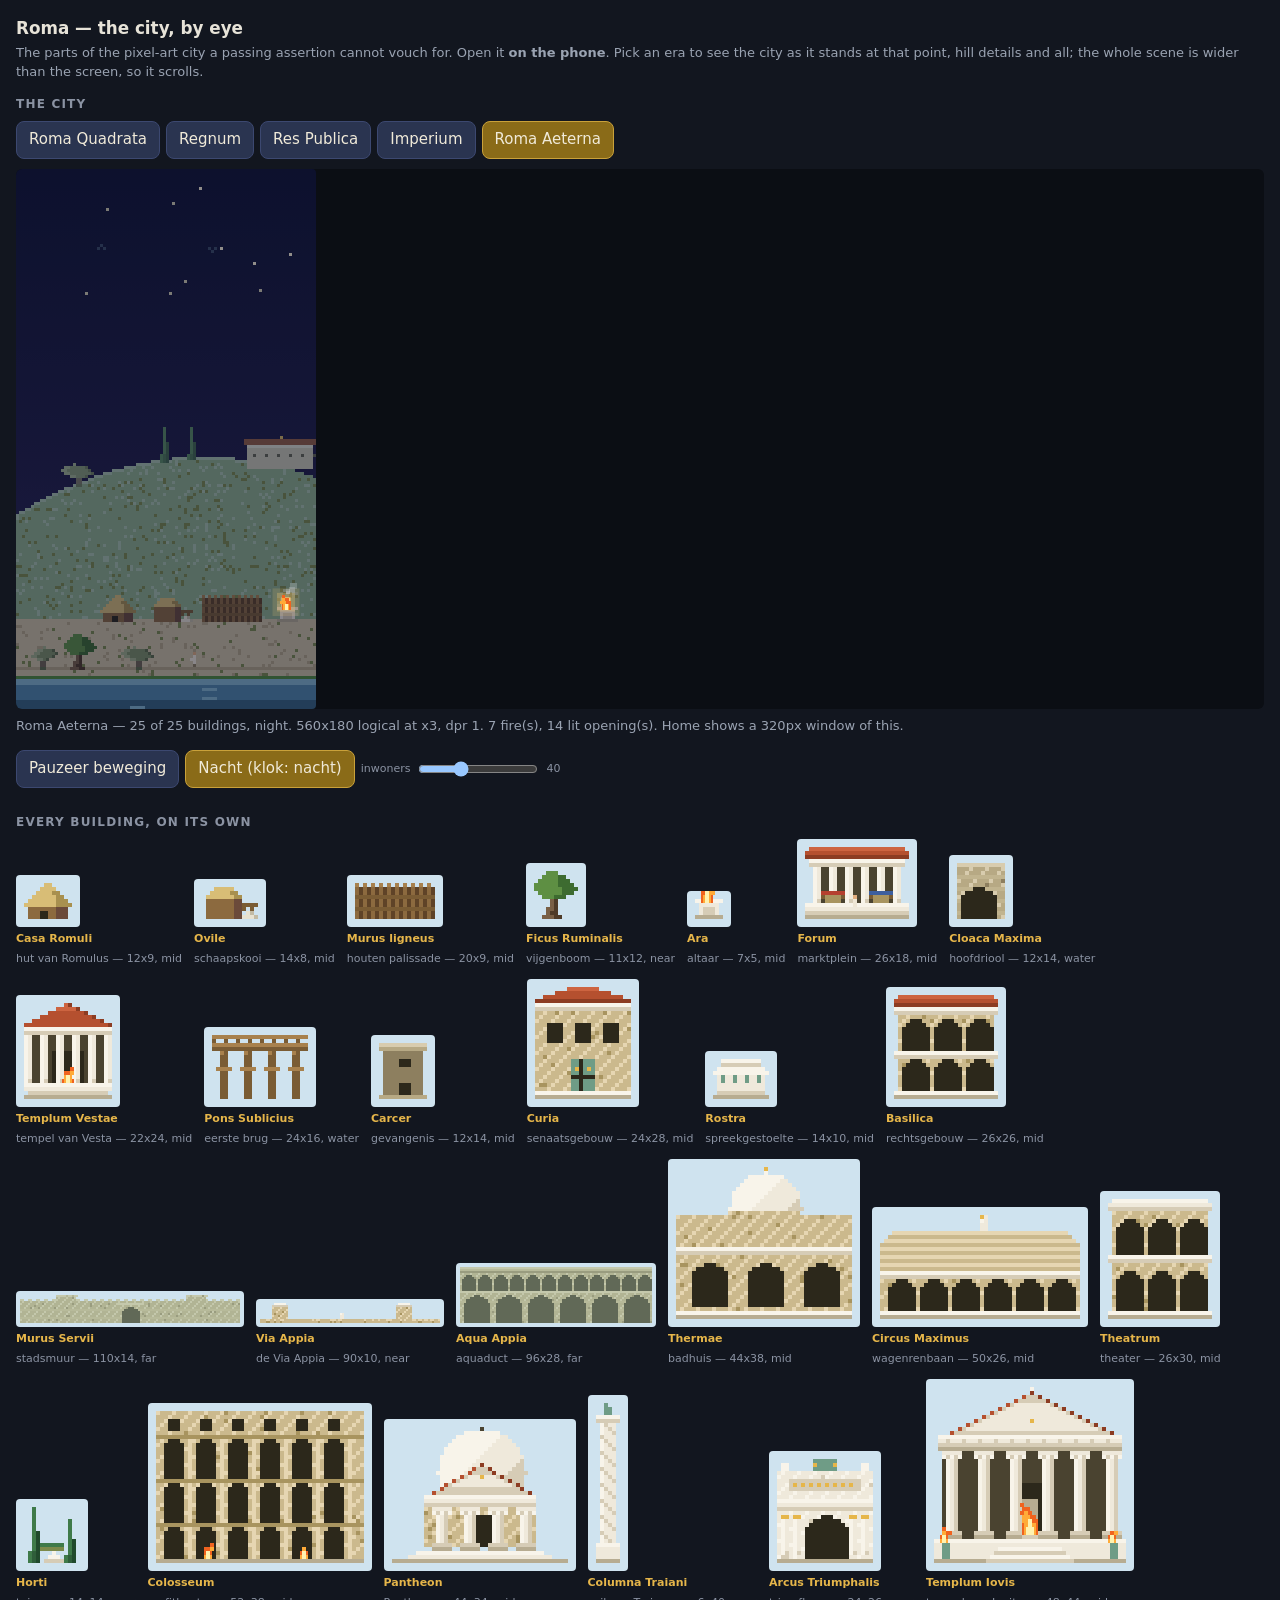
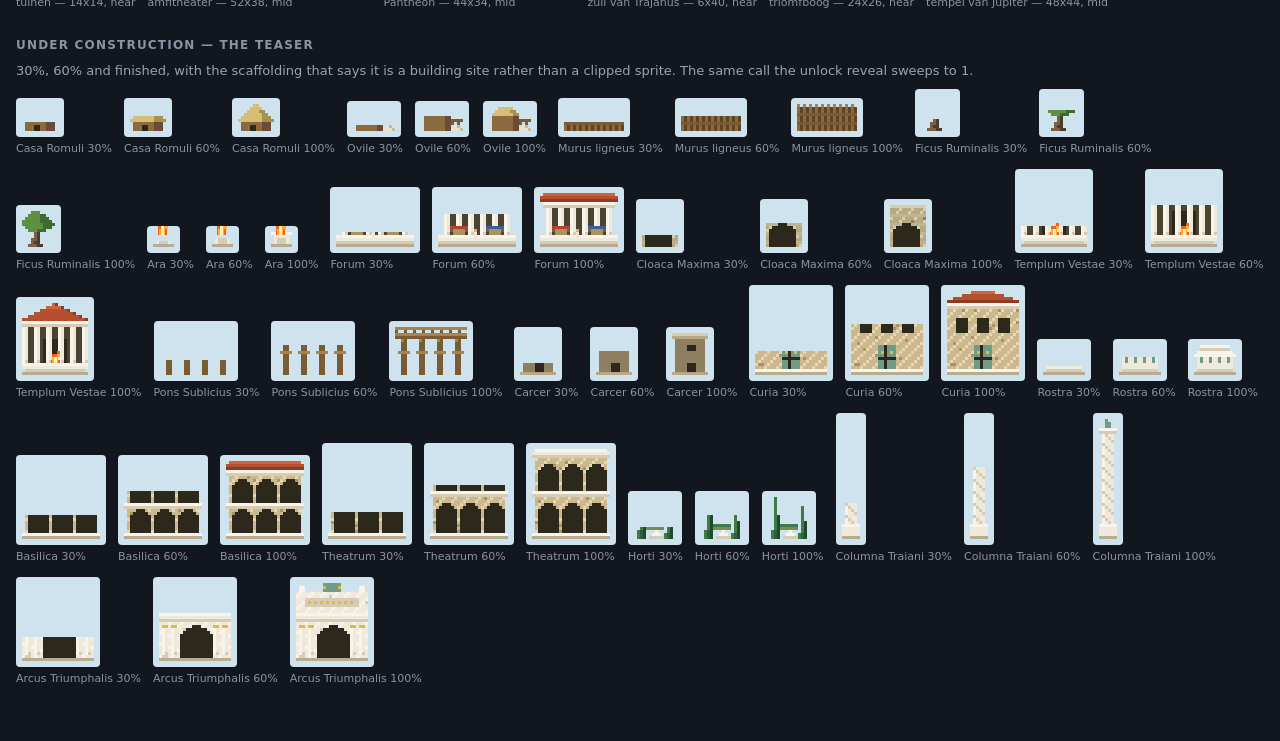
<file: test/roma-city.html>
<!DOCTYPE html>
<html lang="nl">
<head>
<meta charset="utf-8">
<meta name="viewport" content="width=device-width, initial-scale=1, viewport-fit=cover">
<title>Roma — the city, by eye</title>
<style>
  :root { color-scheme: dark; }
  body {
    margin: 0;
    padding: 16px calc(16px + env(safe-area-inset-right)) calc(28px + env(safe-area-inset-bottom))
             calc(16px + env(safe-area-inset-left));
    background: #12161f;
    color: #e7e3d8;
    font: 15px/1.45 system-ui, sans-serif;
  }
  h1 { font-size: 1.05rem; margin: 0 0 4px; }
  h2 { font-size: 0.75rem; text-transform: uppercase; letter-spacing: .1em; color: #8b93a3;
       margin: 0 0 8px; font-weight: 700; }
  p { margin: 0 0 14px; color: #9aa3b2; font-size: 0.8125rem; }
  section { margin-block-end: 26px; }
  canvas { image-rendering: pixelated; display: block; border-radius: 4px; }
  .scene-wrap { overflow-x: auto; -webkit-overflow-scrolling: touch;
                border-radius: 6px; background: #0b0e14; }
  .row { display: flex; flex-wrap: wrap; gap: 12px; align-items: flex-end; }
  .cell { display: flex; flex-direction: column; gap: 4px; }
  .cell canvas { background: #cfe3ef; }
  .cap { font-size: 0.6875rem; color: #8b93a3; }
  .la { color: #e6b64a; font-weight: 700; }
  button { font: inherit; color: #f0ead9; background: #2a3450; border: 1px solid #3c4870;
           padding: 7px 12px; border-radius: 8px; }
  button[aria-pressed="true"] { background: #8a6b18; border-color: #c9a13a; }
  button:focus-visible { outline: 2px solid #ffd67a; outline-offset: 2px; }
  .controls { display: flex; flex-wrap: wrap; gap: 6px; margin-block-end: 10px; }
</style>
</head>
<body>

<h1>Roma — the city, by eye</h1>
<p>
  The parts of the pixel-art city a passing assertion cannot vouch for. Open it
  <strong>on the phone</strong>. Pick an era to see the city as it stands at that point,
  hill details and all; the whole scene is wider than the screen, so it scrolls.
</p>

<section>
  <h2>The city</h2>
  <div class="controls" id="eras"></div>
  <div class="scene-wrap"><canvas id="scene"></canvas></div>
  <p style="margin-block-start:8px" id="scene-note"></p>
  <div class="controls">
    <button id="toggle">Pauzeer beweging</button>
    <button id="night"></button>
    <label class="cap" style="display:flex;align-items:center;gap:6px">
      inwoners <input type="range" id="learned" min="0" max="120" value="40" style="width:120px">
      <span id="learned-n">40</span>
    </label>
  </div>
</section>

<section>
  <h2>Every building, on its own</h2>
  <div class="row" id="sprites"></div>
</section>

<section>
  <h2>Under construction — the teaser</h2>
  <p style="margin-block-end:8px">
    30%, 60% and finished, with the scaffolding that says it is a building site rather
    than a clipped sprite. The same call the unlock reveal sweeps to 1.
  </p>
  <div class="row" id="progress"></div>
</section>

<script type="module">
import { painter, fitCanvas, drawFlame } from '../js/roma/engine.js';
import { SCENE, CATALOGUE, BANDS } from '../js/roma/catalogue.js';
import { SPRITES } from '../js/roma/buildings.js';
import { createScene, drawScaffold, isNight } from '../js/roma/render.js';
import { STAGES } from '../js/gamify.js';

const dpr = window.devicePixelRatio || 1;
const PAD = 2;

/* Which stages have art. Anything later is in the catalogue but not drawn yet,
   and simply does not appear — which is the point of the seam. */
const authored = CATALOGUE.filter(e => SPRITES[e.id]);
const lastStage = Math.max(...authored.map(e => e.stage));

/* ---- the whole scene ---------------------------------------------------- */
const sceneCanvas = document.getElementById('scene');
const sceneScale = Math.max(1, Math.min(3, Math.floor((window.innerWidth - 32) / 200)));
const scene = createScene(sceneCanvas, {
  scale: sceneScale,
  motion: !matchMedia('(prefers-reduced-motion: reduce)').matches,
});

let era = lastStage;
let learned = 40;

function showEra(stage = era) {
  era = stage;
  const ids = authored.filter(e => e.stage <= stage).map(e => e.id);
  scene.show(ids, { stage, learned });

  document.getElementById('scene-note').textContent =
    `${STAGES[stage].name} — ${ids.length} of ${CATALOGUE.length} buildings, `
    + `${scene.night ? 'night' : 'day'}. `
    + `${SCENE.w}x${SCENE.h} logical at x${sceneScale}, dpr ${dpr}. `
    + `${scene.lights.emitters.length} fire(s), ${scene.lights.glowTargets.length} lit opening(s). `
    + `Home shows a ${SCENE.window}px window of this.`;

  for (const button of document.querySelectorAll('#eras button')) {
    button.setAttribute('aria-pressed', String(Number(button.dataset.stage) === stage));
  }
}

for (let stage = 0; stage <= lastStage; stage++) {
  const button = document.createElement('button');
  button.textContent = STAGES[stage].name;
  button.dataset.stage = String(stage);
  button.onclick = () => showEra(stage);
  document.getElementById('eras').append(button);
}

let running = true;
document.getElementById('toggle').onclick = event => {
  running = !running;
  if (running) scene.start(); else scene.stop();
  event.target.textContent = running ? 'Pauzeer beweging' : 'Start beweging';
};

/* The app itself takes this from the clock and offers no switch — a toggle on
   the Home hero would be a fidget toy and would undo the whole point, which is
   that the city looks like a place that carries on while she is not there.
   Here it is a dev control, so both halves can be looked at on demand. */
const nightButton = document.getElementById('night');
function paintNightButton() {
  nightButton.textContent = scene.night ? 'Nacht (klok: ' + (isNight() ? 'nacht' : 'dag') + ')'
    : 'Dag (klok: ' + (isNight() ? 'nacht' : 'dag') + ')';
  nightButton.setAttribute('aria-pressed', String(scene.night));
}
nightButton.onclick = () => {
  scene.night = !scene.night;
  showEra();
  paintNightButton();
};

const learnedRange = document.getElementById('learned');
learnedRange.oninput = () => {
  learned = Number(learnedRange.value);
  document.getElementById('learned-n').textContent = String(learned);
  showEra();
};

showEra(lastStage);
paintNightButton();
scene.start();

/* ---- one sprite, one canvas -------------------------------------------- */

function cell(entry, { scale = 4, progress = 1, caption = '', latin = '' } = {}) {
  const sprite = SPRITES[entry.id];
  const wrap = document.createElement('div');
  wrap.className = 'cell';

  const canvas = document.createElement('canvas');
  const w = sprite.w + PAD * 2;
  const h = sprite.h + PAD * 2;
  wrap.append(canvas);

  for (const [cls, text] of [['la', latin], ['', caption]]) {
    if (!text) continue;
    const tag = document.createElement('span');
    tag.className = `cap ${cls}`.trim();
    tag.textContent = text;
    wrap.append(tag);
  }

  const ctx = fitCanvas(canvas, { w, h, scale, dpr });
  /* Far-band buildings are shown hazed, the way the scene draws them —
     otherwise the city wall looks like a different building here. */
  const base = painter(ctx, scale);
  const g = entry.band === 'far' ? base.hazed(0.42) : base;

  sprite.draw(ctx, PAD, h - PAD - 1, { scale, progress, painter: g });
  if (progress < 1) drawScaffold(g, { ...entry, x: PAD }, progress);
  for (const emitter of g.emitters) drawFlame(g, emitter, 0.4);

  return wrap;
}

const spriteRow = document.getElementById('sprites');
for (const entry of authored) {
  spriteRow.append(cell(entry, {
    scale: entry.w > 60 ? 2 : 4,
    latin: entry.latin,
    caption: `${entry.dutch} — ${SPRITES[entry.id].w}x${SPRITES[entry.id].h}, ${entry.band}`,
  }));
}

const progressRow = document.getElementById('progress');
for (const entry of authored.filter(e => e.w <= 30)) {
  for (const p of [0.3, 0.6, 1]) {
    progressRow.append(cell(entry, {
      scale: 3, progress: p, caption: `${entry.latin} ${Math.round(p * 100)}%`,
    }));
  }
}
</script>

</body>
</html>
</file>
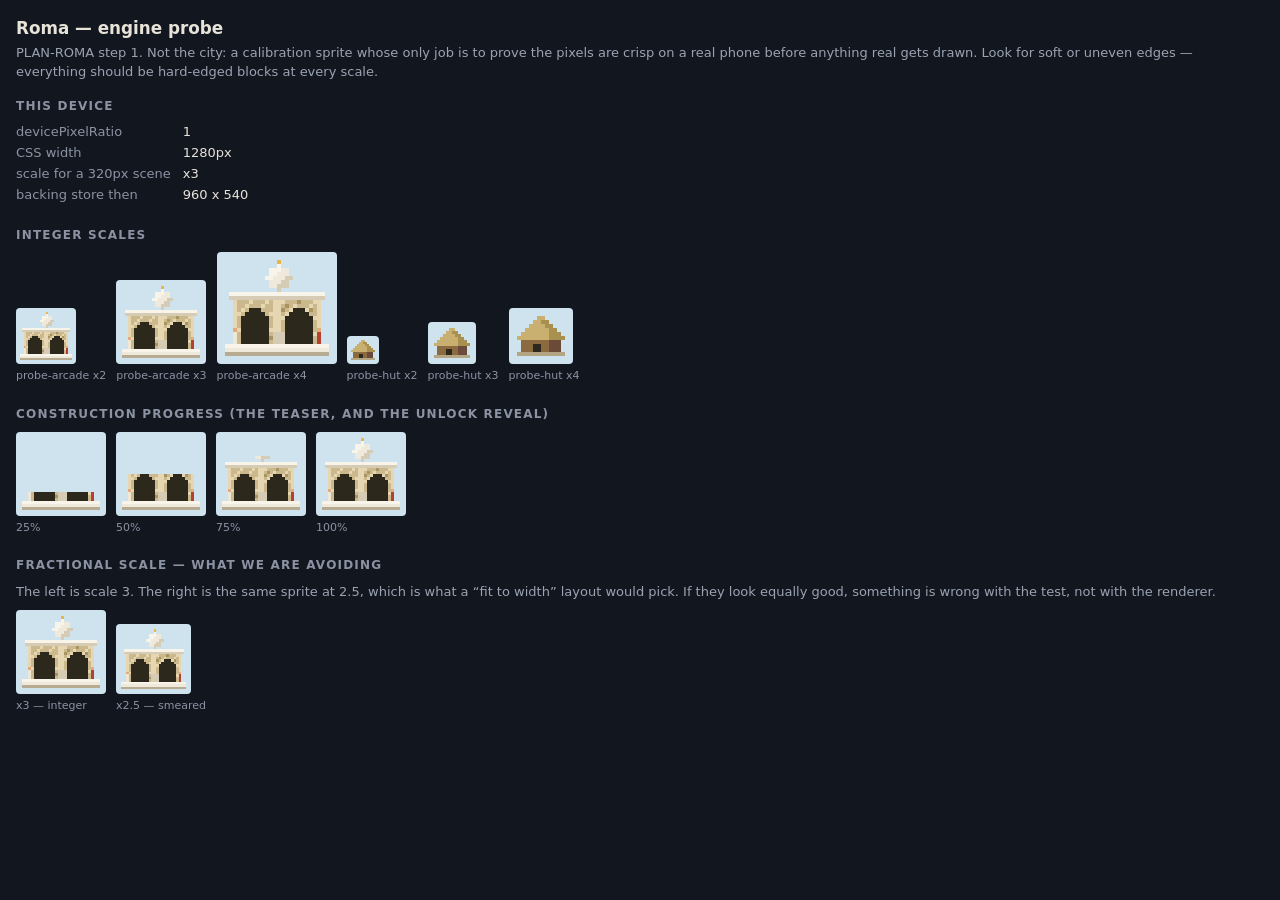
<file: test/roma-probe.html>
<!DOCTYPE html>
<html lang="nl">
<head>
<meta charset="utf-8">
<meta name="viewport" content="width=device-width, initial-scale=1, viewport-fit=cover">
<title>Roma — engine probe</title>
<style>
  :root { color-scheme: dark; }
  body {
    margin: 0;
    padding: 16px calc(16px + env(safe-area-inset-right)) calc(24px + env(safe-area-inset-bottom))
             calc(16px + env(safe-area-inset-left));
    background: #12161f;
    color: #e7e3d8;
    font: 15px/1.45 system-ui, sans-serif;
  }
  h1 { font-size: 1.05rem; margin: 0 0 4px; }
  p { margin: 0 0 16px; color: #9aa3b2; font-size: 0.8125rem; }
  section { margin-block-end: 22px; }
  h2 { font-size: 0.75rem; text-transform: uppercase; letter-spacing: .1em; color: #8b93a3;
       margin: 0 0 8px; font-weight: 700; }
  canvas {
    /* The other half of a crisp scale: without this the browser is free to
       smooth when the CSS box and the backing store disagree. */
    image-rendering: pixelated;
    display: block;
    background: #cfe3ef;
    border-radius: 4px;
  }
  .row { display: flex; flex-wrap: wrap; gap: 10px; align-items: flex-end; }
  .cell { display: flex; flex-direction: column; gap: 4px; }
  .cap { font-size: 0.6875rem; color: #8b93a3; font-variant-numeric: tabular-nums; }
  dl { display: grid; grid-template-columns: auto 1fr; gap: 2px 12px; margin: 0;
       font-size: 0.8125rem; }
  dt { color: #8b93a3; }
  dd { margin: 0; font-variant-numeric: tabular-nums; }
  code { background: #1c2230; padding: 1px 4px; border-radius: 3px; font-size: 0.9em; }
</style>
</head>
<body>

<h1>Roma — engine probe</h1>
<p>
  PLAN-ROMA step 1. Not the city: a calibration sprite whose only job is to prove the
  pixels are crisp on a real phone before anything real gets drawn. Look for soft or
  uneven edges — everything should be hard-edged blocks at every scale.
</p>

<section>
  <h2>This device</h2>
  <dl id="env"></dl>
</section>

<section>
  <h2>Integer scales</h2>
  <div class="row" id="scales"></div>
</section>

<section>
  <h2>Construction progress (the teaser, and the unlock reveal)</h2>
  <div class="row" id="progress"></div>
</section>

<section>
  <h2>Fractional scale — what we are avoiding</h2>
  <p style="margin-block-end:8px">
    The left is scale 3. The right is the same sprite at 2.5, which is what a
    &ldquo;fit to width&rdquo; layout would pick. If they look equally good, something is
    wrong with the test, not with the renderer.
  </p>
  <div class="row" id="fractional"></div>
</section>

<script type="module">
import { chooseScale, fitCanvas } from '../js/roma/engine.js';
import { PROBE_SPRITES, probeArcade } from '../js/roma/probe.js';

const PAD = 2;                     // logical breathing room around a sprite
const dpr = window.devicePixelRatio || 1;

/** One canvas showing one sprite, at a stated scale and progress. */
function cell(sprite, scale, progress, caption) {
  const wrap = document.createElement('div');
  wrap.className = 'cell';

  const canvas = document.createElement('canvas');
  const w = sprite.w + PAD * 2;
  const h = sprite.h + PAD * 2;
  wrap.append(canvas);

  const cap = document.createElement('span');
  cap.className = 'cap';
  cap.textContent = caption;
  wrap.append(cap);

  const ctx = fitCanvas(canvas, { w, h, scale, dpr });
  /* groundY is the bottom row the sprite stands on, so the padding below it is
     what PAD buys. */
  sprite.draw(ctx, PAD, h - PAD - 1, { scale, progress });

  return wrap;
}

/* ---- what this device reports ------------------------------------------- */
const scene = 320;                                  // the eventual Home window
const fits = chooseScale(scene, document.body.clientWidth - 32);
document.getElementById('env').innerHTML = '';
for (const [label, value] of [
  ['devicePixelRatio', String(dpr)],
  ['CSS width', `${document.body.clientWidth}px`],
  ['scale for a 320px scene', `x${fits}`],
  ['backing store then', `${320 * fits * dpr} x ${180 * fits * dpr}`],
]) {
  const dt = document.createElement('dt');
  dt.textContent = label;
  const dd = document.createElement('dd');
  dd.textContent = value;
  document.getElementById('env').append(dt, dd);
}

/* ---- integer scales ----------------------------------------------------- */
for (const sprite of PROBE_SPRITES) {
  for (const scale of [2, 3, 4]) {
    document.getElementById('scales').append(cell(sprite, scale, 1, `${sprite.id} x${scale}`));
  }
}

/* ---- the progress sweep ------------------------------------------------- */
for (const p of [0.25, 0.5, 0.75, 1]) {
  document.getElementById('progress').append(
    cell(probeArcade, 3, p, `${Math.round(p * 100)}%`),
  );
}

/* ---- the counter-example ------------------------------------------------ */
document.getElementById('fractional').append(
  cell(probeArcade, 3, 1, 'x3 — integer'),
  cell(probeArcade, 2.5, 1, 'x2.5 — smeared'),
);
</script>

</body>
</html>
</file>
<file: css/style.css>
/* llrnr — the app shell.
   Mobile-first and single-column throughout: this app has exactly one target,
   a phone held in one hand. Everything is driven by the tokens in :root, so
   retheming for another language pack is a palette edit and nothing else.

   Layout contract:
     #screens  scrolls under a fixed tab bar
     #tabbar   fixed to the bottom, above the home bar
     #modal    a layer over both, holding the lesson flow */

/* ========================================================== tokens ======= */

:root {
  color-scheme: dark;

  /* ink + ground */
  --bg:         #1b1a17;
  --bg-raised:  #262420;
  --bg-sunken:  #141310;
  --fg:         #f2ece1;
  --fg-dim:     #a89f8d;
  --fg-faint:   #6f685c;
  --line:       #3a352e;

  /* accents */
  --accent:     #c8873a;   /* terracotta — Rome */
  --accent-dim: #8a5c26;
  --accent-fg:  #1b1a17;
  --ok:         #6f9e5a;
  --almost:     #d8b23c;
  --wrong:      #b8563f;

  /* type scale */
  --t-eyebrow: 0.75rem;
  --t-caption: 0.8125rem;
  --t-body:    1.0625rem;
  --t-lede:    1.25rem;
  --t-title:   1.75rem;
  --t-prompt:  2.5rem;

  /* metrics */
  --tabbar-h:  52px;
  --pad:       16px;
  --gap:       12px;
  --radius:    14px;
  --radius-sm: 10px;
  --tap:       44px;       /* never smaller than a fingertip */

  /* notch / home bar, resolved once so every layout can just use them */
  --safe-top:    env(safe-area-inset-top, 0px);
  --safe-bottom: env(safe-area-inset-bottom, 0px);
  --safe-left:   env(safe-area-inset-left, 0px);
  --safe-right:  env(safe-area-inset-right, 0px);
}

/* ========================================================== reset ======== */

*, *::before, *::after { box-sizing: border-box; }

/* Screens and the sheet are hidden by the `hidden` attribute alone, but their
   own `display` declarations are author rules and so outrank the UA's
   `[hidden] { display: none }`. Without this, every screen shows at once. */
[hidden] { display: none !important; }

html {
  -webkit-text-size-adjust: 100%;   /* Safari inflates text in landscape */
  height: 100%;
}

body {
  margin: 0;
  min-height: 100dvh;               /* 100vh is wrong on iOS Safari */
  background: var(--bg);
  color: var(--fg);
  font: var(--t-body)/1.45 -apple-system, BlinkMacSystemFont, "Segoe UI", system-ui, sans-serif;
  overscroll-behavior-y: none;      /* no rubber-band on an installed app */
}

h1, h2, h3, p { margin: 0; }

/* ========================================================== layout ======= */

/* Nothing sits behind the notch, the home bar, or the tab bar.

   A flex column at least a viewport tall, so a screen that does not fill the
   phone can push its primary action to the bottom with an auto margin. The
   padding is inside the `100dvh` because everything here is border-box, so this
   is exactly the room between the notch and the tab bar. */
#screens {
  display: flex;
  flex-direction: column;
  min-block-size: 100dvh;
  padding:
    calc(var(--safe-top) + var(--pad))
    calc(var(--safe-right) + var(--pad))
    calc(var(--safe-bottom) + var(--tabbar-h) + var(--pad) * 2)
    calc(var(--safe-left) + var(--pad));
}

.screen { display: flex; flex-direction: column; gap: var(--gap); }

/* `1 0 auto`, not `1`: a basis of zero would let a screen taller than the phone
   overflow its own item instead of growing, and the Words screen is routinely
   taller than the phone. Grow into spare room, never shrink below the content. */
#screens > .screen { flex: 1 0 auto; }

.screen-head { margin-block-end: 4px; }

/* Home's title is the era, and the gloss under it is not decoration: the whole
   argument for naming the stages in Latin is that the names teach the subject
   they are rewarding, which needs her to be able to read them. Tucked right
   under the Latin so the two read as one label rather than as two lines. */
#home-stage-dutch { margin-block-start: 1px; }

.eyebrow {
  font-size: var(--t-eyebrow);
  letter-spacing: .12em;
  text-transform: uppercase;
  color: var(--accent);
}

h1 { font-size: var(--t-title); font-weight: 700; letter-spacing: -.01em; }

.section-head {
  margin-block-start: var(--pad);
  font-size: var(--t-caption);
  letter-spacing: .08em;
  text-transform: uppercase;
  color: var(--fg-dim);
  font-weight: 600;
}

.lede { font-size: var(--t-lede); }
.caption { font-size: var(--t-caption); color: var(--fg-dim); }
.placeholder { color: var(--fg-faint); }

/* ========================================================== tab bar ====== */

#tabbar {
  position: fixed;
  inset: auto 0 0 0;
  z-index: 5;
  display: flex;
  height: calc(var(--tabbar-h) + var(--safe-bottom));
  padding-bottom: var(--safe-bottom);
  background: color-mix(in srgb, var(--bg-raised) 92%, transparent);
  backdrop-filter: blur(12px);
  border-top: 1px solid var(--line);
}

.tab {
  flex: 1;
  display: flex;
  flex-direction: column;
  align-items: center;
  justify-content: center;
  gap: 2px;
  min-height: var(--tap);
  background: none;
  border: 0;
  padding: 0;
  color: var(--fg-faint);
}

.tab-icon {
  inline-size: 22px;
  block-size: 22px;
  fill: none;
  stroke: currentColor;
  stroke-width: 1.75;
  stroke-linecap: round;
  stroke-linejoin: round;
}

.tab-label { font-size: 0.6875rem; letter-spacing: .01em; }

.tab[aria-current="page"] { color: var(--accent); }

/* ========================================================== modal ======== */

#modal {
  position: fixed;
  inset: 0;
  z-index: 10;
  display: flex;
  flex-direction: column;
  background: var(--bg);
  padding-block-start: var(--safe-top);
  animation: sheet-in .22s cubic-bezier(.32, .72, 0, 1);
}

@keyframes sheet-in {
  from { transform: translateY(100%); }
  to   { transform: none; }
}

.sheet-head {
  display: flex;
  align-items: center;
  gap: var(--gap);
  padding: 10px var(--pad);
  border-bottom: 1px solid var(--line);
}

.sheet-title {
  flex: 1;
  font-size: var(--t-body);
  font-weight: 600;
  text-align: center;
  /* the X is a 44px target, so pad the other side to keep the title centred */
  padding-inline-start: var(--tap);
}

.sheet-body {
  flex: 1;
  overflow-y: auto;
  padding:
    var(--pad)
    calc(var(--safe-right) + var(--pad))
    calc(var(--safe-bottom) + var(--pad))
    calc(var(--safe-left) + var(--pad));
}

/* ========================================================== controls ===== */

/* Controls feel native only if they do not select, highlight, or zoom. */
button, .btn, .tab, .choice, .icon-btn {
  font: inherit;
  color: inherit;
  -webkit-user-select: none;
  user-select: none;
  -webkit-touch-callout: none;
  -webkit-tap-highlight-color: transparent;
  touch-action: manipulation;      /* kills the 300ms double-tap-to-zoom wait */
  cursor: pointer;
}

.btn {
  display: block;
  inline-size: 100%;
  min-height: var(--tap);
  padding: 13px var(--pad);
  background: var(--bg-raised);
  border: 1px solid var(--line);
  border-radius: var(--radius);
  text-align: center;
  font-weight: 500;
}

.btn-primary {
  background: var(--accent);
  border-color: var(--accent);
  color: var(--accent-fg);
  font-weight: 600;
}

.btn-lg { padding: 17px var(--pad); font-size: var(--t-lede); }

.btn:active { transform: scale(.985); filter: brightness(1.12); }

.icon-btn {
  display: grid;
  place-items: center;
  inline-size: var(--tap);
  block-size: var(--tap);
  margin-block: -11px;             /* big target, small footprint */
  background: none;
  border: 0;
  color: var(--fg-dim);
}

.icon-btn svg {
  inline-size: 22px;
  block-size: 22px;
  fill: none;
  stroke: currentColor;
  stroke-width: 1.9;
  stroke-linecap: round;
}

/* The answer field is the one place selection and zoom must survive.
   iOS zooms any input under 16px, so that is the floor, always. */
input, textarea {
  font: inherit;
  font-size: max(1rem, 16px);
  -webkit-user-select: text;
  user-select: text;
  touch-action: auto;
  inline-size: 100%;
  padding: 13px var(--pad);
  background: var(--bg-sunken);
  color: var(--fg);
  border: 1px solid var(--line);
  border-radius: var(--radius);
}

input:focus-visible, textarea:focus-visible, button:focus-visible {
  outline: 2px solid var(--accent);
  outline-offset: 2px;
}

/* ========================================================== pieces ======= */

.card {
  padding: var(--pad);
  background: var(--bg-raised);
  border: 1px solid var(--line);
  border-radius: var(--radius);
}

/* A results-screen card fronted by a small pixel-art icon (js/roma/icons.js) —
   the same crisp-at-any-scale canvas the city uses, just 12 logical pixels
   instead of a building's dozens. */
.card-icon-row {
  display: flex;
  align-items: center;
  gap: 12px;
}

.card-icon-row .pixel-icon {
  flex: none;
}

.card-icon-row .card-text {
  display: flex;
  flex-direction: column;
  gap: 2px;
  min-inline-size: 0;
}

/* The city fills this edge to edge, so the canvas sets the height and there is
   nothing else inside the frame — the building count used to sit in here and
   read as part of the picture rather than as a label on it. The aspect-ratio
   that once held the empty box open would fight the canvas. */
.card-hero {
  display: block;
  padding: 0;
  overflow: hidden;
  line-height: 0;
  background: var(--bg-sunken);
}

.meter {
  block-size: 10px;
  background: var(--bg-sunken);
  border-radius: 999px;
  overflow: hidden;
}

.meter-thin { block-size: 6px; }

.meter-fill {
  block-size: 100%;
  background: var(--accent);
  border-radius: inherit;
  transition: inline-size .4s ease;
}

.row { display: flex; gap: var(--gap); }
.row-stats > .stat { flex: 1; }

.stat {
  display: flex;
  flex-direction: column;
  align-items: center;
  padding: 10px 4px;
  background: var(--bg-raised);
  border: 1px solid var(--line);
  border-radius: var(--radius-sm);
}

.stat-value { font-size: var(--t-lede); font-weight: 700; }
.stat-label { font-size: var(--t-eyebrow); color: var(--fg-dim); text-align: center; }

/* direction picker */

.choices { display: flex; flex-direction: column; gap: var(--gap); }

.choice {
  display: flex;
  flex-direction: column;
  gap: 3px;
  padding: 14px var(--pad);
  background: var(--bg-raised);
  border: 1px solid var(--line);
  border-radius: var(--radius);
  text-align: start;
}

.choice-title { font-weight: 600; }
.choice-note { font-size: var(--t-caption); color: var(--fg-dim); }

.choice[aria-pressed="true"] {
  border-color: var(--accent);
  background: color-mix(in srgb, var(--accent) 14%, var(--bg-raised));
}

/* lesson */

.screen-lesson { min-height: 100%; }

.lesson-bar { display: flex; align-items: center; gap: var(--gap); }
.lesson-bar .meter { flex: 1; }
.lesson-clock { white-space: nowrap; font-variant-numeric: tabular-nums; }

.prompt-area {
  display: flex;
  flex-direction: column;
  align-items: center;
  gap: var(--gap);
  padding-block: clamp(var(--pad), 6vh, 48px);
}

.direction-marker {
  font-size: var(--t-eyebrow);
  letter-spacing: .1em;
  text-transform: uppercase;
  color: var(--fg-dim);
}

.prompt {
  font-size: var(--t-prompt);
  font-weight: 600;
  line-height: 1.1;
  text-align: center;
  overflow-wrap: anywhere;
}

/* the anticipation gap — a live countdown in 1.4, a static ring here */
.ring {
  display: grid;
  place-items: center;
  inline-size: 56px;
  block-size: 56px;
  border: 3px solid var(--accent-dim);
  border-radius: 50%;
}

.ring-count {
  font-size: var(--t-lede);
  font-weight: 700;
  color: var(--fg-dim);
  font-variant-numeric: tabular-nums;
}

.answer-form { display: flex; flex-direction: column; gap: var(--gap); }

/* ========================================================== a11y ========= */

@media (prefers-reduced-motion: reduce) {
  *, *::before, *::after {
    animation-duration: .001ms !important;
    transition-duration: .001ms !important;
  }
}

/* the field she types into: the focus of the lesson screen, so it reads big */
.answer-input {
  font-size: var(--t-lede);
  text-align: center;
}

/* chapter listing (Words screen) */

.stack { display: flex; flex-direction: column; gap: var(--gap); }

.chapter-head {
  display: flex;
  align-items: baseline;
  justify-content: space-between;
  gap: var(--gap);
}

.chapter-title { font-weight: 600; }

/* A "Caput" folder on the Words screen: a native <details> so expand/collapse
   costs no script beyond remembering which ones she closed (app.js). */
.chapter-group {
  border: 1px solid var(--line);
  border-radius: var(--radius);
}

.chapter-group > summary {
  display: flex;
  align-items: center;
  gap: 8px;
  padding: var(--pad);
  list-style: none;
  cursor: pointer;
  user-select: none;
  font-size: var(--t-caption);
  font-weight: 600;
  letter-spacing: .08em;
  text-transform: uppercase;
  color: var(--fg-dim);
}

.chapter-group > summary::-webkit-details-marker { display: none; }

/* Without this it inherits the generic `input { inline-size: 100% }` rule
   above and swells to fill the row, shoving the title off to the far end. */
.chapter-group > summary input { inline-size: 20px; block-size: 20px; padding: 0; flex: none; }

.chapter-group > summary::before {
  content: '▸';
  color: var(--fg-faint);
  transition: transform .15s ease;
}

.chapter-group[open] > summary::before { transform: rotate(90deg); }
.chapter-group[open] > summary { border-block-end: 1px solid var(--line); }

.chapter-group-body { padding: var(--pad); }

.tags { display: flex; flex-direction: column; gap: 6px; margin-block-start: 10px; }

.tag {
  padding: 6px 10px;
  background: var(--bg-sunken);
  border-inline-start: 3px solid var(--almost);
  border-radius: var(--radius-sm);
  font-size: var(--t-caption);
  color: var(--fg-dim);
}

.tag-bad { border-inline-start-color: var(--wrong); color: var(--fg); }

/* ===================================================== lesson screen ===== */

#lesson-body { display: flex; flex-direction: column; gap: var(--gap); }

.presentation { display: flex; flex-direction: column; align-items: center; gap: 6px; text-align: center; }
.presentation .prompt { margin-block: 4px; }

.reveal-answer { color: var(--accent); overflow-wrap: anywhere; }

.reveal { display: flex; flex-direction: column; gap: 6px; text-align: center; }
.reveal-correct { border-color: var(--ok); }
.reveal-wrong { border-color: var(--wrong); }
.reveal-almost { border-color: var(--almost); }
.reveal-correct .eyebrow { color: var(--ok); }
.reveal-wrong .eyebrow { color: var(--wrong); }
.reveal-almost .eyebrow { color: var(--almost); }
.typed-back { color: var(--fg-faint); }

/* ---------------------------------------------------------- the coach ---- */

/* Beside the reveal, not under it and not instead of it. The bust is a fixed
   60x116 CSS pixels — `fitBust` sizes the canvas in whole logical pixels, so
   nothing here may stretch it — and the bubble takes whatever is left, which on
   the narrowest phone this app targets is still about 260px of text.

   No card border and no background of its own on the bust: the coach is a
   remark alongside the answer, and boxing it would make it a second verdict. */

.coach {
  display: flex;
  align-items: flex-start;
  gap: 10px;
}

.coach-bust {
  flex: none;
  align-self: flex-end;
}

.coach-bubble {
  position: relative;
  flex: 1;
  min-inline-size: 0;
  padding: 10px 12px;
  background: var(--bg-sunken);
  border: 1px solid var(--line);
  border-radius: var(--radius-sm);
}

/* The tail, pointing back at whoever is talking. */
.coach-bubble::before {
  content: "";
  position: absolute;
  inset-block-end: 14px;
  inset-inline-start: -5px;
  inline-size: 8px;
  block-size: 8px;
  background: var(--bg-sunken);
  border-inline-start: 1px solid var(--line);
  border-block-end: 1px solid var(--line);
  transform: rotate(45deg);
}

.coach-who {
  display: flex;
  flex-wrap: wrap;
  align-items: baseline;
  gap: 6px;
  margin: 0;
  font-size: var(--t-eyebrow);
  text-transform: uppercase;
  letter-spacing: .1em;
}

.coach-rank { color: var(--accent); font-weight: 700; }
.coach-gloss { color: var(--fg-faint); text-transform: none; letter-spacing: 0; }

.coach-line {
  margin: 4px 0 0;
  font-weight: 600;
  overflow-wrap: anywhere;
}

/* The motto. Set apart by a rule rather than by a colour, so it reads as a
   quotation and not as another thing the app is telling her to do. */
.coach-motto {
  margin: 8px 0 0;
  padding-block-start: 7px;
  border-block-start: 1px dashed var(--line);
}

.coach-la {
  display: block;
  color: var(--accent);
  font-style: italic;
  overflow-wrap: anywhere;
}

.coach-tr {
  display: block;
  color: var(--fg-dim);
  font-size: var(--t-caption);
}

/* Colour agrees with the reveal it sits under: the two are one verdict. */
.coach-perfect .coach-bubble { border-color: var(--accent); }
.coach-good .coach-bubble { border-color: var(--ok); }
.coach-improve .coach-bubble { border-color: var(--almost); }

/* The rank-up, inside the unlock card. `card-unlock` centres its text; the
   coach's does not, so this undoes it for the block and nothing else. */
.rank-up {
  display: flex;
  align-items: flex-start;
  gap: 10px;
  margin: 4px 12px 12px;
  padding-block-start: 12px;
  border-block-start: 1px solid var(--line);
  text-align: start;
}

.rank-up .coach-bubble { background: var(--bg-raised); }
.rank-up .coach-bubble::before { background: var(--bg-raised); }

/* the anticipation gap — tappable, because sometimes she already knows */
.ring {
  display: grid;
  place-items: center;
  inline-size: 56px;
  block-size: 56px;
  padding: 0;
  background: none;
  border: 3px solid var(--accent-dim);
  border-radius: 50%;
  font-size: var(--t-lede);
  font-weight: 700;
  color: var(--fg-dim);
  font-variant-numeric: tabular-nums;
}

.answer-input:disabled { opacity: .45; }

.waiting { text-align: center; color: var(--fg-dim); }

.result-line { font-weight: 600; }

/* ========================================================== dialog ======= */

.dialog {
  position: fixed;
  inset: 0;
  z-index: 20;
  display: grid;
  place-items: center;
  padding: var(--pad);
  background: rgba(0, 0, 0, .6);
}

.dialog-box {
  inline-size: 100%;
  max-inline-size: 320px;
  display: flex;
  flex-direction: column;
  gap: 10px;
  padding: var(--pad);
  background: var(--bg-raised);
  border: 1px solid var(--line);
  border-radius: var(--radius);
  text-align: center;
}

.btn:disabled, .btn[disabled] {
  opacity: .4;
  cursor: default;
  filter: none;
}

.one-way { color: var(--almost); margin-block-start: 10px; }
.btn-small { margin-block-start: 8px; padding: 10px var(--pad); font-size: var(--t-caption); }

/* ======================================================= readiness ======= */

.readiness { display: flex; flex-direction: column; gap: 10px; border-color: var(--accent-dim); }
.readiness-headline { font-size: var(--t-lede); font-weight: 700; }
.readiness-gap { font-size: var(--t-caption); color: var(--almost); }
.readiness-estimate { font-size: var(--t-caption); color: var(--fg-dim); }

.test-form { display: flex; flex-direction: column; gap: 10px; }
.field { display: flex; flex-direction: column; gap: 4px; }
.field > span { font-size: var(--t-caption); color: var(--fg-dim); }
.scope-list { display: flex; flex-direction: column; gap: 6px; }
.scope-item { display: flex; align-items: center; gap: 10px; font-size: var(--t-caption); }
.scope-item input { inline-size: 20px; block-size: 20px; padding: 0; flex: none; }

.triage {
  padding: 10px 12px;
  background: var(--bg-sunken);
  border-inline-start: 3px solid var(--almost);
  border-radius: var(--radius-sm);
}
.triage-head { font-size: var(--t-caption); font-weight: 700; color: var(--almost); }

/* ========================================================== importer ===== */

textarea { min-block-size: 9rem; font-family: ui-monospace, SFMono-Regular, Menlo, monospace; }

.preview-table { display: flex; flex-direction: column; gap: 2px; }
.preview-row {
  display: grid;
  grid-template-columns: 1fr 1fr 1.2fr;
  gap: 8px;
  padding: 5px 0;
  font-size: var(--t-caption);
  border-block-end: 1px solid var(--line);
}
.preview-row > :nth-child(1) { font-weight: 600; }
.preview-row > :nth-child(2) { color: var(--fg-dim); }
.preview-more { font-size: var(--t-caption); color: var(--fg-faint); padding-block-start: 6px; }
.preview-ok { color: var(--ok); font-weight: 600; }

.chapter-off { opacity: .55; }
.chapter-off .chapter-title { text-decoration: line-through; }

/* ===================================================== the daily ring ==== */

.row-goal { align-items: center; gap: var(--gap); }

/* Start sits on the floor of the screen rather than wherever the content above
   happens to end. Two reasons, and the second is the better one: a column that
   stops two thirds of the way down reads as unfinished, and the one button she
   presses every day belongs in the thumb's reach on a tall phone.

   `auto` is what makes this safe. On a small phone, or during a test run-up
   when the readiness panel takes the space above the city, there is nothing
   spare to absorb and the margin collapses to nothing. */
.home-start { margin-block-start: auto; }

.goal-ring {
  flex: none;
  display: grid;
  place-items: center;
  inline-size: 52px;
  block-size: 52px;
  border-radius: 50%;
  background: conic-gradient(var(--accent) calc(var(--pct, 0) * 1%), var(--bg-sunken) 0);
  transition: background .4s ease;
}

.goal-ring > span {
  display: grid;
  place-items: center;
  inline-size: 40px;
  block-size: 40px;
  border-radius: 50%;
  background: var(--bg);
  font-size: var(--t-caption);
  font-weight: 700;
  font-variant-numeric: tabular-nums;
}

/* ========================================================== badges ======= */

.badge {
  border-color: var(--accent);
  background: color-mix(in srgb, var(--accent) 12%, var(--bg-raised));
  text-align: center;
  animation: badge-in .4s cubic-bezier(.2, .9, .3, 1.4) both;
}

.badge-name { font-size: var(--t-lede); font-weight: 700; }

@keyframes badge-in {
  from { transform: scale(.9); opacity: 0; }
  to { transform: none; opacity: 1; }
}

/* =========================================================== the track === */

.track {
  display: grid;
  grid-template-columns: repeat(8, 1fr);
  gap: 3px;
  margin-block-start: 12px;
}

.track-stop {
  display: flex;
  flex-direction: column;
  align-items: center;
  gap: 3px;
  padding-block-start: 4px;
  border-block-start: 2px solid var(--line);
}

/* The two ends of the track are the meaningful ones: not started, and done. */
.track-stop-learned { border-block-start-color: var(--ok); }
.track-stop-box { border-block-start-color: var(--accent-dim); }
.track-stop-acquire { border-block-start-color: var(--almost); }

.track-dots {
  display: flex;
  flex-wrap: wrap-reverse;
  justify-content: center;
  align-content: flex-end;
  gap: 2px;
  min-block-size: 34px;
}

.track-dot {
  inline-size: 6px;
  block-size: 6px;
  border-radius: 50%;
  background: var(--fg-faint);
}

.track-stop-acquire .track-dot { background: var(--almost); }
.track-stop-box .track-dot { background: var(--accent); }
.track-stop-learned .track-dot { background: var(--ok); }

/* Answered today: ringed, so what moved is visible at a glance. */
.track-dot-today {
  box-shadow: 0 0 0 2px var(--bg-raised), 0 0 0 3px var(--fg);
}

.track-label { font-size: 0.625rem; color: var(--fg-faint); }
.track-count { font-size: 0.6875rem; font-weight: 700; color: var(--fg-dim); min-block-size: 1em; }

/* ======================================================== segmented ====== */

.segmented {
  display: flex;
  gap: 2px;
  padding: 2px;
  background: var(--bg-sunken);
  border-radius: var(--radius-sm);
}

.segmented > button {
  flex: 1;
  min-height: 38px;
  padding: 8px 4px;
  background: none;
  border: 0;
  border-radius: 8px;
  color: var(--fg-dim);
  font-size: var(--t-caption);
  white-space: nowrap;
}

.segmented > button[aria-pressed="true"] {
  background: var(--accent);
  color: var(--accent-fg);
  font-weight: 600;
}

/* ============================================================ the city === */

/* The other half of a crisp integer scale. The canvas is sized so its backing
   store and its CSS box agree exactly (see fitCanvas in js/roma/engine.js), but
   browsers are still free to smooth when they disagree by a rounding error, and
   smoothed pixel art reads as bad art rather than as a bug. Belt and braces. */

.roma-canvas {
  display: block;
  image-rendering: pixelated;
  /* No touch-action override here: the Home hero is a static picture until
     4b.3 gives it a full-screen view to pan. */
}

/* The hero is a window onto a scene wider than the phone. Panning is the
   renderer's job, so the canvas is never scrollable here — a horizontally
   scrollable hero would fight the tab swipe. */

/* The canvas is sized in whole logical pixels by fitCanvas, and the hero picks
   its scale and window so the result lands on the card's width — so this is a
   guard against a rounding pixel, not the thing doing the fitting. Stretching
   it with CSS would resample the art, which §8 bans. */
.card-hero .roma-canvas {
  max-inline-size: 100%;
  margin-inline: auto;
}

/* The unlock moment. Gold-edged, because it is the one card on the Results
   screen that is a reward rather than a report. */

.card-unlock {
  padding: 0;
  overflow: hidden;
  border-color: var(--accent);
  text-align: center;
}

/* `block`, not the default inline: an inline canvas sits on a text baseline and
   leaves a strip of card under it. The hero gets away with `line-height: 0` on
   its frame because it has no text in it; this card does. */
.card-unlock .roma-canvas {
  display: block;
  max-inline-size: 100%;
  margin-block-end: 8px;
  margin-inline: auto;
}

.card-unlock .eyebrow,
.card-unlock .caption {
  padding-inline: 12px;
}

.unlock-latin {
  margin: 2px 0 0;
  padding-inline: 12px;
  font-size: var(--t-lede);
  font-weight: 700;
}

.unlock-note {
  padding-block: 6px 12px;
  color: var(--fg-dim);
}

/* ==================================================== the city, close up == */

/* The hero is a button, because its whole job is to open the full view — and
   nothing smaller is tappable on it. At the hero's scale a building is 12 to 26
   CSS pixels wide, well under the ~44 a finger needs, so aiming at one there
   would be a game of its own. */

.city-open {
  display: block;
  padding: 0;
  border: 0;
  background: none;
  inline-size: 100%;
  cursor: pointer;
}

.city-view {
  position: fixed;
  inset: 0;
  z-index: 40;
  display: flex;
  flex-direction: column;
  gap: 10px;
  padding: calc(12px + env(safe-area-inset-top)) 12px
           calc(12px + env(safe-area-inset-bottom));
  background: var(--bg);
  overflow: hidden;
}

/* The canvas is scaled live by a CSS transform while a pinch is in progress —
   cheap, and crisp because it is stretching an already-rendered bitmap — then
   snapped to a whole scale on release. `will-change` keeps that on the
   compositor instead of repainting. */
.city-stage {
  flex: 1;
  display: grid;
  place-items: center;
  overflow: hidden;
  touch-action: none;
  border-radius: var(--radius);
  background: var(--bg-sunken);
}

.city-stage .roma-canvas {
  will-change: transform;
  transform-origin: center center;
}

.city-count {
  margin: 0;
  text-align: center;
  font-size: var(--t-caption);
  color: var(--fg-dim);
}

.city-count b {
  color: var(--fg);
}

.city-hint {
  text-align: center;
  margin: 0;
}

.city-info {
  flex: 0 0 auto;
}

.city-controls {
  display: flex;
  align-items: center;
  justify-content: center;
  gap: 10px;
}

.btn-round {
  inline-size: 44px;
  min-block-size: 44px;
  padding: 0;
  border-radius: 999px;
  font-size: 1.25rem;
  line-height: 1;
}

.readiness-when {
  margin-block: 2px 0;
  color: var(--fg-dim);
}
</file>
